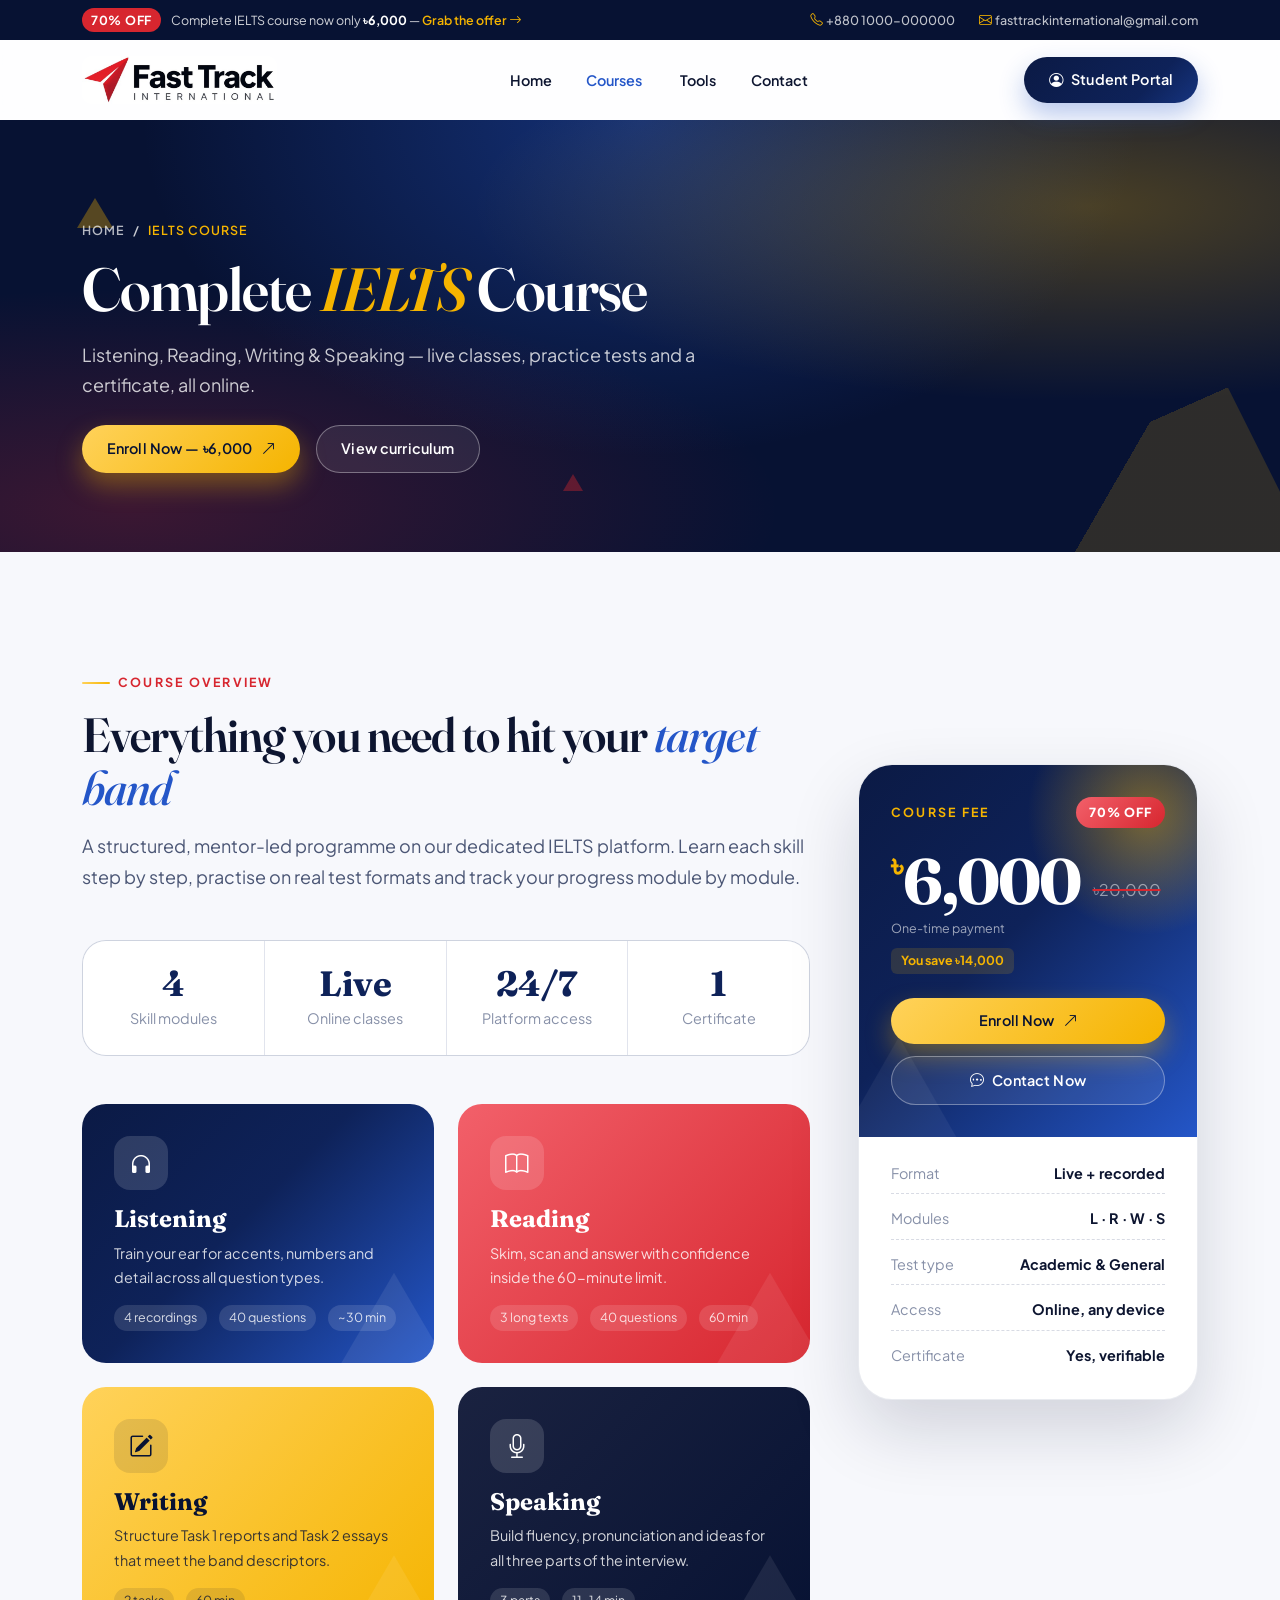
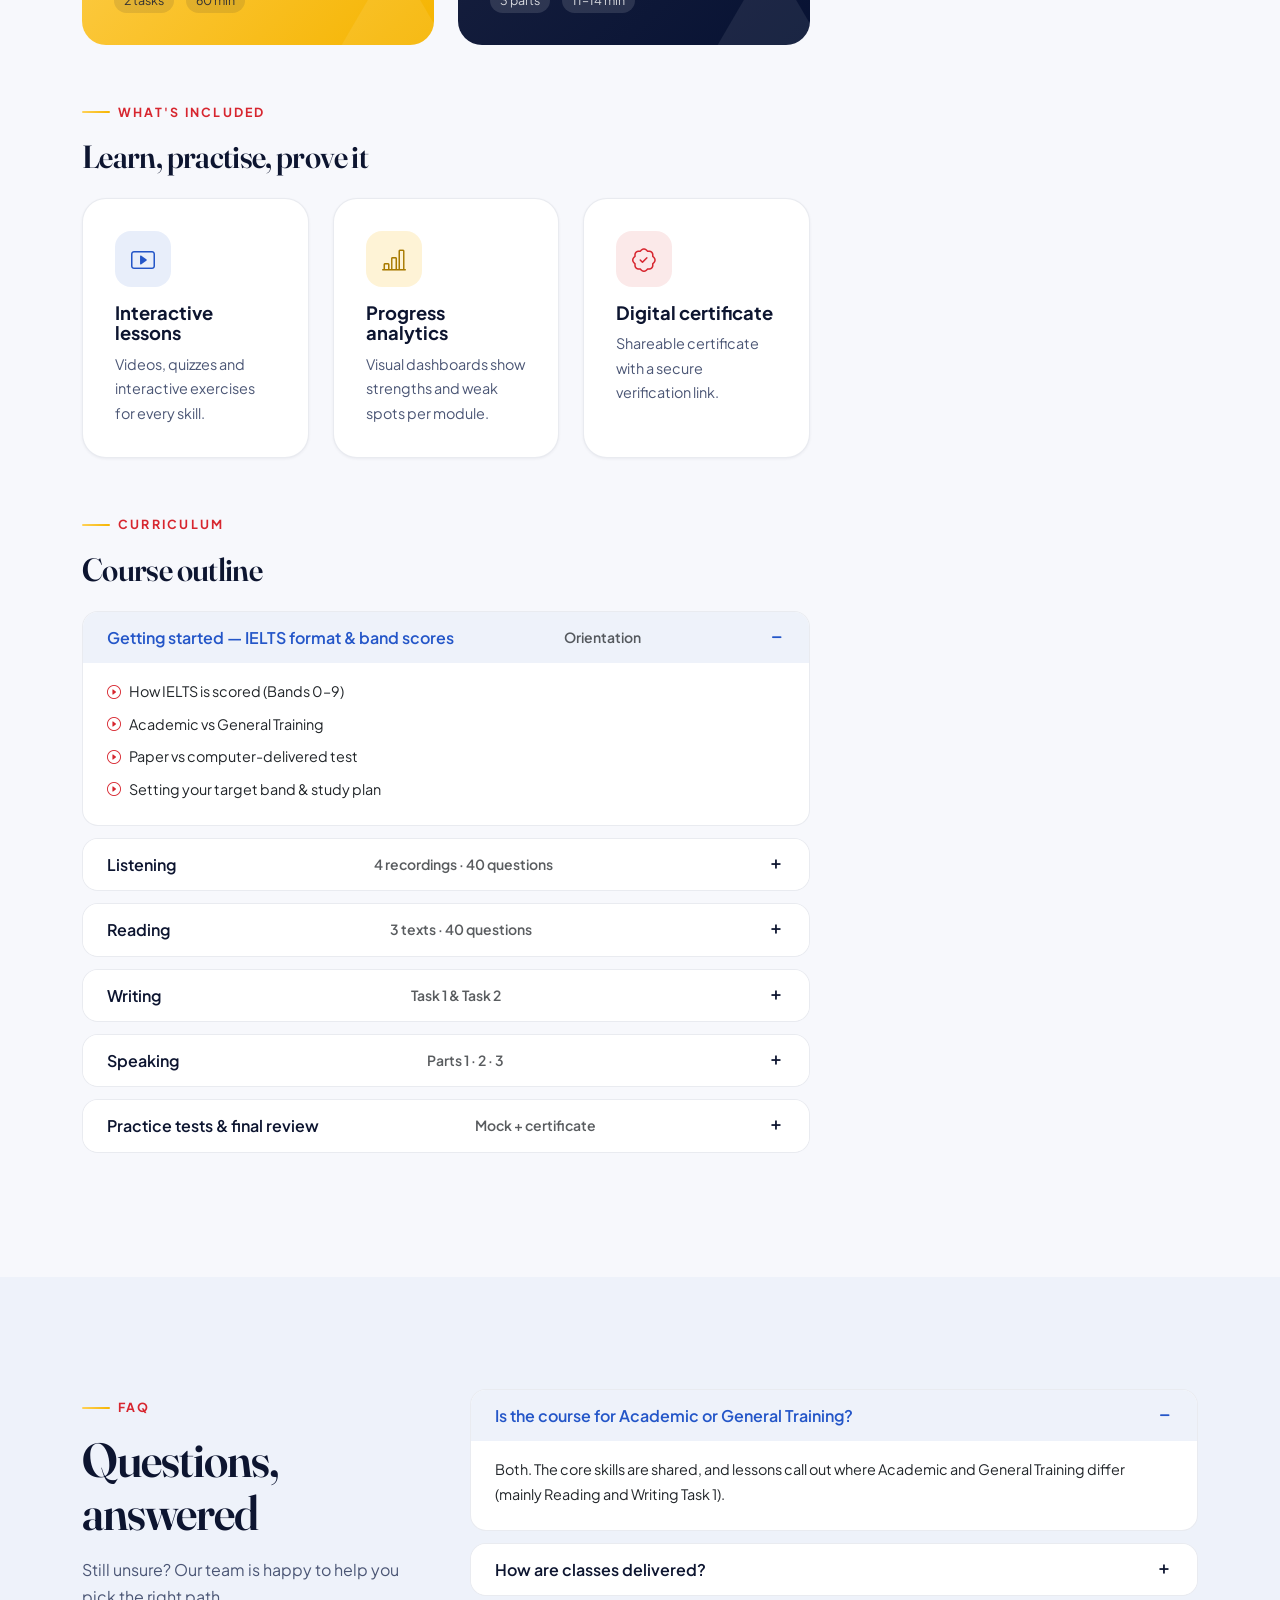
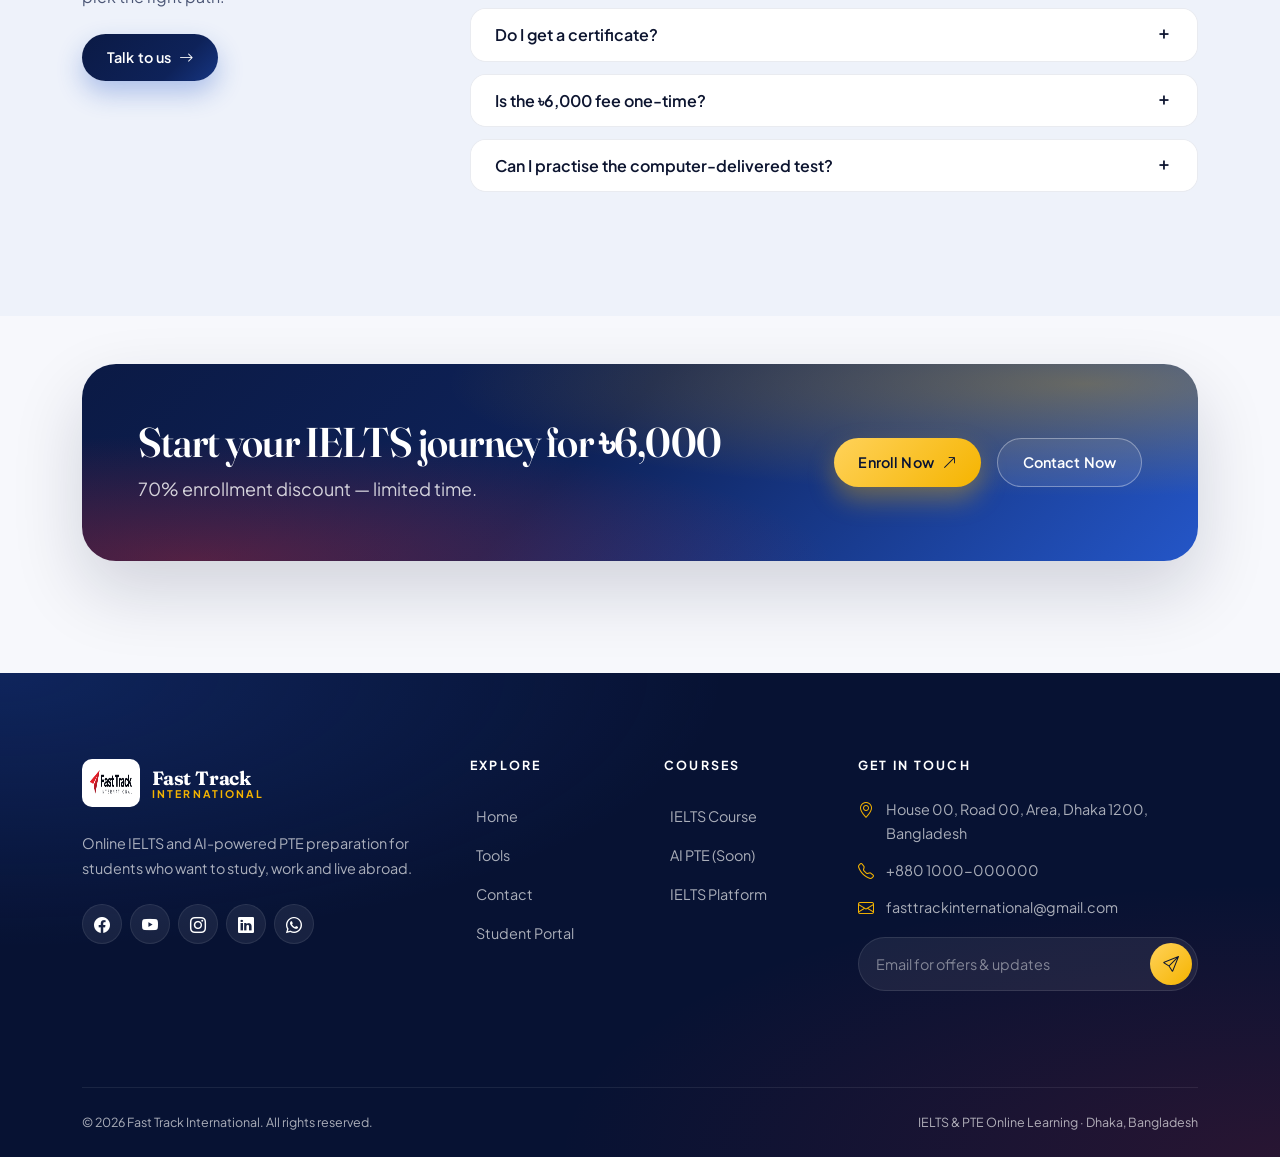
<file: ielts.html>
<!DOCTYPE html>
<html lang="en">
<head>
  <meta charset="UTF-8">
  <meta name="viewport" content="width=device-width, initial-scale=1">
  <title>IELTS Course — ৳6,000 (70% OFF) | Fast Track International</title>
  <meta name="description" content="Complete IELTS course: Listening, Reading, Writing & Speaking with live classes, practice tests and a digital certificate.">
  <meta name="theme-color" content="#0e2259">
  <meta property="og:title" content="IELTS Course — ৳6,000 (70% OFF) | Fast Track International">
  <meta property="og:description" content="Complete IELTS course: Listening, Reading, Writing & Speaking with live classes, practice tests and a digital certificate.">
  <meta property="og:image" content="images/logo.jpg">
  <link rel="icon" type="image/png" href="images/favicon.png">

  <!-- Fonts -->
  <link rel="preconnect" href="https://fonts.googleapis.com">
  <link rel="preconnect" href="https://fonts.gstatic.com" crossorigin>
  <link href="https://fonts.googleapis.com/css2?family=Fraunces:ital,opsz,wght@0,9..144,500;0,9..144,600;0,9..144,700;0,9..144,800;1,9..144,500&family=Plus+Jakarta+Sans:wght@400;500;600;700;800&display=swap" rel="stylesheet">

  <!-- Bootstrap 5.3 + Bootstrap Icons -->
  <link href="https://cdn.jsdelivr.net/npm/bootstrap@5.3.3/dist/css/bootstrap.min.css" rel="stylesheet">
  <link href="https://cdn.jsdelivr.net/npm/bootstrap-icons@1.11.3/font/bootstrap-icons.min.css" rel="stylesheet">

  <link href="css/style.css" rel="stylesheet">
  <noscript><style>.reveal{opacity:1!important;transform:none!important}</style></noscript>
</head>
<body data-page="ielts">

  <!-- ================= ANNOUNCEMENT BAR ================= -->
  <div class="topbar">
    <div class="container d-flex align-items-center justify-content-center justify-content-lg-between gap-3">
      <p class="m-0 text-center"><span class="tb-pill">70% OFF</span> Complete IELTS course now only <strong class="text-white">৳6,000</strong> — <a href="index.html#offer">Grab the offer <i class="bi bi-arrow-right"></i></a></p>
      <div class="topbar-links d-none d-lg-flex">
        <a href="tel:+8801000000000"><i class="bi bi-telephone"></i>+880 1000-000000</a>
        <a href="mailto:fasttrackinternational@gmail.com"><i class="bi bi-envelope"></i>fasttrackinternational@gmail.com</a>
      </div>
    </div>
  </div>

  <!-- ================= NAVBAR ================= -->
  <nav class="navbar navbar-expand-lg site-nav" aria-label="Main navigation">
    <div class="container">
      <a class="navbar-brand brand" href="index.html">
        <img src="images/logo.jpg" alt="Fast Track International logo">
        <!-- <span class="brand-name"><strong>Fast Track</strong><small>International</small></span> -->
      </a>

      <button class="navbar-toggler" type="button" data-bs-toggle="collapse" data-bs-target="#siteMenu" aria-controls="siteMenu" aria-expanded="false" aria-label="Toggle navigation">
        <span></span><span></span><span></span>
      </button>

      <div class="collapse navbar-collapse" id="siteMenu">
        <ul class="navbar-nav mx-auto gap-lg-1">
          <li class="nav-item"><a class="nav-link" data-nav="home" href="index.html">Home</a></li>
          <li class="nav-item dropdown">
            <a class="nav-link dropdown-toggle" data-nav="courses" href="#" role="button" data-bs-toggle="dropdown" aria-expanded="false">Courses</a>
            <div class="dropdown-menu mega">
              <a class="mega-item" href="ielts.html">
                <span class="mi-icon mi-ielts">IELTS</span>
                <span><strong>IELTS Course <span class="tag-new">70% OFF</span></strong><small>Listening, Reading, Writing &amp; Speaking with certificate</small></span>
              </a>
              <a class="mega-item" href="pte.html">
                <span class="mi-icon mi-pte">PTE</span>
                <span><strong>AI PTE Course <span class="tag-soon">SOON</span></strong><small>AI scoring, mock tests &amp; analytics</small></span>
              </a>
            </div>
          </li>
          <li class="nav-item"><a class="nav-link" data-nav="tools" href="tools.html">Tools</a></li>
          <li class="nav-item"><a class="nav-link" data-nav="contact" href="contact.html">Contact</a></li>
        </ul>
        <a href="portal.html" class="btn btn-brand nav-cta" data-nav="portal"><i class="bi bi-person-circle"></i> Student Portal</a>
      </div>
    </div>
  </nav>

  <!-- ================= PAGE HEADER ================= -->
  <header class="page-hero">
    <span class="tri-deco" style="left:6%;top:18%;border-width:0 18px 30px 18px;border-color:transparent transparent rgba(245,180,0,.6) transparent"></span>
    <span class="tri-deco" style="left:44%;bottom:14%;border-width:0 10px 17px 10px;border-color:transparent transparent rgba(215,38,47,.7) transparent;animation-delay:-3s"></span>
    <div class="container">
      <nav class="crumbs" aria-label="Breadcrumb"><a href="index.html">Home</a> / <span>IELTS Course</span></nav>
      <h1 class="reveal">Complete <em class='text-gold'>IELTS</em> Course</h1>
      <p class="reveal" data-delay="120">Listening, Reading, Writing &amp; Speaking — live classes, practice tests and a certificate, all online.</p>
      <div class="d-flex flex-wrap gap-3 mt-4 reveal" data-delay="200"><a href="https://fasttrackielts.academy/" class="btn btn-gold">Enroll Now — ৳6,000 <i class="bi bi-arrow-up-right"></i></a><a href="#curriculum-sec" class="btn btn-outline-light-ft">View curriculum</a></div>
    </div>
  </header>

  <!-- ================= OVERVIEW ================= -->
  <section class="section overflow-hidden">
    <div class="container">
      <div class="row g-4 g-lg-5">
        <div class="col-lg-8">
          <div class="reveal">
            <span class="eyebrow">Course Overview</span>
            <h2 class="section-title">Everything you need to hit your <span class="italic-accent text-blue">target band</span></h2>
            <p class="section-lead mb-5">A structured, mentor-led programme on our dedicated IELTS platform. Learn each skill step by step, practise on real test formats and track your progress module by module.</p>
          </div>

          <div class="stat-strip mb-5 reveal">
            <div><strong>4</strong><span>Skill modules</span></div>
            <div><strong>Live</strong><span>Online classes</span></div>
            <div><strong>24/7</strong><span>Platform access</span></div>
            <div><strong>1</strong><span>Certificate</span></div>
          </div>

          <!-- Modules -->
          <div class="row g-4 mb-5">
            <div class="col-sm-6 reveal"><div class="module-card mc-navy"><span class="mc-ic"><i class="bi bi-headphones"></i></span><h3>Listening</h3><p>Train your ear for accents, numbers and detail across all question types.</p><div class="mc-meta"><span>4 recordings</span><span>40 questions</span><span>~30 min</span></div></div></div>
            <div class="col-sm-6 reveal" data-delay="100"><div class="module-card mc-red"><span class="mc-ic"><i class="bi bi-book"></i></span><h3>Reading</h3><p>Skim, scan and answer with confidence inside the 60-minute limit.</p><div class="mc-meta"><span>3 long texts</span><span>40 questions</span><span>60 min</span></div></div></div>
            <div class="col-sm-6 reveal"><div class="module-card mc-gold"><span class="mc-ic"><i class="bi bi-pencil-square"></i></span><h3>Writing</h3><p>Structure Task 1 reports and Task 2 essays that meet the band descriptors.</p><div class="mc-meta"><span>2 tasks</span><span>60 min</span></div></div></div>
            <div class="col-sm-6 reveal" data-delay="100"><div class="module-card mc-ink"><span class="mc-ic"><i class="bi bi-mic"></i></span><h3>Speaking</h3><p>Build fluency, pronunciation and ideas for all three parts of the interview.</p><div class="mc-meta"><span>3 parts</span><span>11–14 min</span></div></div></div>
          </div>

          <!-- What you get -->
          <div class="reveal">
            <span class="eyebrow">What's included</span>
            <h3 class="ff-display fs-2 mb-4">Learn, practise, prove it</h3>
          </div>
          <div class="row g-4 mb-5">
            <div class="col-md-4 reveal"><div class="f-card"><span class="f-ic soft-blue"><i class="bi bi-play-btn"></i></span><h3>Interactive lessons</h3><p>Videos, quizzes and interactive exercises for every skill.</p></div></div>
            <div class="col-md-4 reveal" data-delay="100"><div class="f-card"><span class="f-ic soft-gold"><i class="bi bi-bar-chart-line"></i></span><h3>Progress analytics</h3><p>Visual dashboards show strengths and weak spots per module.</p></div></div>
            <div class="col-md-4 reveal" data-delay="200"><div class="f-card"><span class="f-ic soft-red"><i class="bi bi-patch-check"></i></span><h3>Digital certificate</h3><p>Shareable certificate with a secure verification link.</p></div></div>
          </div>

          <!-- Curriculum -->
          <div id="curriculum-sec" class="reveal">
            <span class="eyebrow">Curriculum</span>
            <h3 class="ff-display fs-2 mb-4">Course outline</h3>
          </div>
          <div class="accordion ft-accordion reveal" id="curriculum">
            <div class="accordion-item">
              <h3 class="accordion-header">
                <button class="accordion-button" type="button" data-bs-toggle="collapse" data-bs-target="#cur1" aria-expanded="true" aria-controls="cur1">
                  <span class="me-auto">Getting started — IELTS format & band scores</span><small class="text-muted me-3 d-none d-sm-inline">Orientation</small>
                </button>
              </h3>
              <div id="cur1" class="accordion-collapse collapse show" data-bs-parent="#curriculum">
                <div class="accordion-body"><ul class="acc-lessons"><li><i class="bi bi-play-circle"></i>How IELTS is scored (Bands 0–9)</li><li><i class="bi bi-play-circle"></i>Academic vs General Training</li><li><i class="bi bi-play-circle"></i>Paper vs computer-delivered test</li><li><i class="bi bi-play-circle"></i>Setting your target band & study plan</li></ul></div>
              </div>
            </div>
            <div class="accordion-item">
              <h3 class="accordion-header">
                <button class="accordion-button collapsed" type="button" data-bs-toggle="collapse" data-bs-target="#cur2" aria-expanded="false" aria-controls="cur2">
                  <span class="me-auto">Listening</span><small class="text-muted me-3 d-none d-sm-inline">4 recordings · 40 questions</small>
                </button>
              </h3>
              <div id="cur2" class="accordion-collapse collapse" data-bs-parent="#curriculum">
                <div class="accordion-body"><ul class="acc-lessons"><li><i class="bi bi-play-circle"></i>Form, note & table completion</li><li><i class="bi bi-play-circle"></i>Maps and plans</li><li><i class="bi bi-play-circle"></i>Multiple choice & matching</li><li><i class="bi bi-play-circle"></i>Spelling and number traps</li></ul></div>
              </div>
            </div>
            <div class="accordion-item">
              <h3 class="accordion-header">
                <button class="accordion-button collapsed" type="button" data-bs-toggle="collapse" data-bs-target="#cur3" aria-expanded="false" aria-controls="cur3">
                  <span class="me-auto">Reading</span><small class="text-muted me-3 d-none d-sm-inline">3 texts · 40 questions</small>
                </button>
              </h3>
              <div id="cur3" class="accordion-collapse collapse" data-bs-parent="#curriculum">
                <div class="accordion-body"><ul class="acc-lessons"><li><i class="bi bi-play-circle"></i>Skimming & scanning</li><li><i class="bi bi-play-circle"></i>True / False / Not Given</li><li><i class="bi bi-play-circle"></i>Matching headings</li><li><i class="bi bi-play-circle"></i>Time management for 60 minutes</li></ul></div>
              </div>
            </div>
            <div class="accordion-item">
              <h3 class="accordion-header">
                <button class="accordion-button collapsed" type="button" data-bs-toggle="collapse" data-bs-target="#cur4" aria-expanded="false" aria-controls="cur4">
                  <span class="me-auto">Writing</span><small class="text-muted me-3 d-none d-sm-inline">Task 1 & Task 2</small>
                </button>
              </h3>
              <div id="cur4" class="accordion-collapse collapse" data-bs-parent="#curriculum">
                <div class="accordion-body"><ul class="acc-lessons"><li><i class="bi bi-play-circle"></i>Task 1: graphs, processes, maps & letters</li><li><i class="bi bi-play-circle"></i>Task 2: essay types and structure</li><li><i class="bi bi-play-circle"></i>Coherence, vocabulary & grammar range</li><li><i class="bi bi-play-circle"></i>Model answers and self-review checklist</li></ul></div>
              </div>
            </div>
            <div class="accordion-item">
              <h3 class="accordion-header">
                <button class="accordion-button collapsed" type="button" data-bs-toggle="collapse" data-bs-target="#cur5" aria-expanded="false" aria-controls="cur5">
                  <span class="me-auto">Speaking</span><small class="text-muted me-3 d-none d-sm-inline">Parts 1 · 2 · 3</small>
                </button>
              </h3>
              <div id="cur5" class="accordion-collapse collapse" data-bs-parent="#curriculum">
                <div class="accordion-body"><ul class="acc-lessons"><li><i class="bi bi-play-circle"></i>Part 1: fluent everyday answers</li><li><i class="bi bi-play-circle"></i>Part 2: the cue-card long turn</li><li><i class="bi bi-play-circle"></i>Part 3: discussing abstract ideas</li><li><i class="bi bi-play-circle"></i>Pronunciation and fluency practice</li></ul></div>
              </div>
            </div>
            <div class="accordion-item">
              <h3 class="accordion-header">
                <button class="accordion-button collapsed" type="button" data-bs-toggle="collapse" data-bs-target="#cur6" aria-expanded="false" aria-controls="cur6">
                  <span class="me-auto">Practice tests & final review</span><small class="text-muted me-3 d-none d-sm-inline">Mock + certificate</small>
                </button>
              </h3>
              <div id="cur6" class="accordion-collapse collapse" data-bs-parent="#curriculum">
                <div class="accordion-body"><ul class="acc-lessons"><li><i class="bi bi-play-circle"></i>Computer-test familiarisation</li><li><i class="bi bi-play-circle"></i>Timed practice sets</li><li><i class="bi bi-play-circle"></i>Progress review with your mentor</li><li><i class="bi bi-play-circle"></i>Course completion & certificate</li></ul></div>
              </div>
            </div>
          </div>
        </div>

        <!-- Sidebar price card -->
        <div class="col-lg-4">
          <aside class="price-card reveal from-right">
            <div class="fee-panel">
              <div class="fp-top"><span class="fp-label">Course Fee</span><span class="fp-off">70% OFF</span></div>
              <div class="fp-price"><strong><small>৳</small>6,000</strong><del>৳20,000</del></div>
              <span class="fp-note">One-time payment</span><br><span class="fp-save">You save ৳14,000</span>
              <div class="fp-actions mt-4">
                <a href="https://fasttrackielts.academy/" class="btn btn-gold w-100">Enroll Now <i class="bi bi-arrow-up-right"></i></a>
                <a href="contact.html" class="btn btn-outline-light-ft w-100"><i class="bi bi-chat-dots"></i> Contact Now</a>
              </div>
            </div>
            <div class="pc-facts">
              <div><span>Format</span><strong>Live + recorded</strong></div>
              <div><span>Modules</span><strong>L · R · W · S</strong></div>
              <div><span>Test type</span><strong>Academic &amp; General</strong></div>
              <div><span>Access</span><strong>Online, any device</strong></div>
              <div><span>Certificate</span><strong>Yes, verifiable</strong></div>
            </div>
          </aside>
        </div>
      </div>
    </div>
  </section>

  <!-- ================= FAQ ================= -->
  <section class="section bg-paper-2">
    <div class="container">
      <div class="row g-4 g-lg-5">
        <div class="col-lg-4 reveal">
          <span class="eyebrow">FAQ</span>
          <h2 class="section-title">Questions, answered</h2>
          <p>Still unsure? Our team is happy to help you pick the right path.</p>
          <a href="contact.html" class="btn btn-brand mt-2">Talk to us <i class="bi bi-arrow-right"></i></a>
        </div>
        <div class="col-lg-8">
          <div class="accordion ft-accordion reveal" id="faqs">
            <div class="accordion-item">
              <h3 class="accordion-header">
                <button class="accordion-button" type="button" data-bs-toggle="collapse" data-bs-target="#faq1" aria-expanded="true" aria-controls="faq1">Is the course for Academic or General Training?</button>
              </h3>
              <div id="faq1" class="accordion-collapse collapse show" data-bs-parent="#faqs">
                <div class="accordion-body">Both. The core skills are shared, and lessons call out where Academic and General Training differ (mainly Reading and Writing Task 1).</div>
              </div>
            </div>
            <div class="accordion-item">
              <h3 class="accordion-header">
                <button class="accordion-button collapsed" type="button" data-bs-toggle="collapse" data-bs-target="#faq2" aria-expanded="false" aria-controls="faq2">How are classes delivered?</button>
              </h3>
              <div id="faq2" class="accordion-collapse collapse" data-bs-parent="#faqs">
                <div class="accordion-body">Through our online platform at fasttrackielts.academy — live classes plus recorded lessons, quizzes and exercises you can access any time.</div>
              </div>
            </div>
            <div class="accordion-item">
              <h3 class="accordion-header">
                <button class="accordion-button collapsed" type="button" data-bs-toggle="collapse" data-bs-target="#faq3" aria-expanded="false" aria-controls="faq3">Do I get a certificate?</button>
              </h3>
              <div id="faq3" class="accordion-collapse collapse" data-bs-parent="#faqs">
                <div class="accordion-body">Yes. When you complete the course you receive a digital certificate with a secure verification link you can share.</div>
              </div>
            </div>
            <div class="accordion-item">
              <h3 class="accordion-header">
                <button class="accordion-button collapsed" type="button" data-bs-toggle="collapse" data-bs-target="#faq4" aria-expanded="false" aria-controls="faq4">Is the ৳6,000 fee one-time?</button>
              </h3>
              <div id="faq4" class="accordion-collapse collapse" data-bs-parent="#faqs">
                <div class="accordion-body">Yes — ৳6,000 is the full course fee after the 70% enrollment discount (regular price ৳20,000). There are no monthly charges.</div>
              </div>
            </div>
            <div class="accordion-item">
              <h3 class="accordion-header">
                <button class="accordion-button collapsed" type="button" data-bs-toggle="collapse" data-bs-target="#faq5" aria-expanded="false" aria-controls="faq5">Can I practise the computer-delivered test?</button>
              </h3>
              <div id="faq5" class="accordion-collapse collapse" data-bs-parent="#faqs">
                <div class="accordion-body">Yes. The platform includes IELTS on Computer familiarisation tests for Listening, Reading and Writing so the real test screens feel familiar.</div>
              </div>
            </div>
          </div>
        </div>
      </div>
    </div>
  </section>
<div class='pt-5'></div>
  <section class="section pt-0">
    <div class="container">
      <div class="cta-band reveal zoom">
        <div class="row align-items-center g-4">
          <div class="col-lg-8 text-center text-lg-start">
            <h2>Start your IELTS journey for ৳6,000</h2>
            <p>70% enrollment discount — limited time.</p>
          </div>
          <div class="col-lg-4 d-flex flex-wrap gap-3 justify-content-center justify-content-lg-end">
            <a href="https://fasttrackielts.academy/" class="btn btn-gold">Enroll Now <i class="bi bi-arrow-up-right"></i></a><a href="contact.html" class="btn btn-outline-light-ft">Contact Now</a>
          </div>
        </div>
      </div>
    </div>
  </section>

  <!-- ================= FOOTER (dark) ================= -->
  <footer class="site-footer">
    <!-- <span class="footer-word" aria-hidden="true">Fast Track</span> -->
    <div class="container">
      <div class="row g-4 g-lg-5">
        <div class="col-lg-4">
          <a href="index.html" class="brand">
            <img src="images/logo-sm.jpg" alt="Fast Track International logo" width="58" height="51" loading="lazy">
            <span class="brand-name"><strong>Fast Track</strong><small>International</small></span>
          </a>
          <p class="f-about">Online IELTS and AI-powered PTE preparation for students who want to study, work and live abroad.</p>
          <div class="socials">
            <a href="#" aria-label="Facebook"><i class="bi bi-facebook"></i></a>
            <a href="#" aria-label="YouTube"><i class="bi bi-youtube"></i></a>
            <a href="#" aria-label="Instagram"><i class="bi bi-instagram"></i></a>
            <a href="#" aria-label="LinkedIn"><i class="bi bi-linkedin"></i></a>
            <a href="https://wa.me/8801000000000" aria-label="WhatsApp"><i class="bi bi-whatsapp"></i></a>
          </div>
        </div>
        <div class="col-6 col-lg-2">
          <h5>Explore</h5>
          <ul class="f-links">
            <li><a href="index.html">Home</a></li>
            <li><a href="tools.html">Tools</a></li>
            <li><a href="contact.html">Contact</a></li>
            <li><a href="portal.html">Student Portal</a></li>
          </ul>
        </div>
        <div class="col-6 col-lg-2">
          <h5>Courses</h5>
          <ul class="f-links">
            <li><a href="ielts.html">IELTS Course</a></li>
            <li><a href="pte.html">AI PTE (Soon)</a></li>
            <li><a href="https://fasttrackielts.academy/">IELTS Platform</a></li>
          </ul>
        </div>
        <div class="col-lg-4">
          <h5>Get in touch</h5>
          <!-- TODO: replace placeholder contact details -->
          <ul class="f-contact">
            <li><i class="bi bi-geo-alt"></i><span>House 00, Road 00, Area, Dhaka 1200, Bangladesh</span></li>
            <li><i class="bi bi-telephone"></i><a href="tel:+8801000000000">+880 1000-000000</a></li>
            <li><i class="bi bi-envelope"></i><a href="mailto:fasttrackinternational@gmail.com">fasttrackinternational@gmail.com</a></li>
          </ul>
          <form class="f-news js-validate" data-success="Subscribed — thanks!">
            <label for="fNews" class="visually-hidden">Email for updates</label>
            <input id="fNews" type="email" placeholder="Email for offers &amp; updates" required>
            <button type="submit" aria-label="Subscribe"><i class="bi bi-send"></i></button>
            <span class="form-msg"></span>
          </form>
        </div>
      </div>

      <div class="f-bottom">
        <span>&copy; <span class="js-year">2026</span> Fast Track International. All rights reserved.</span>
        <span>IELTS &amp; PTE Online Learning · Dhaka, Bangladesh</span>
      </div>
    </div>
  </footer>

  <button type="button" id="toTop" class="to-top" aria-label="Back to top"><i class="bi bi-arrow-up"></i></button>

  <!-- Scripts -->
  <script src="https://cdn.jsdelivr.net/npm/jquery@3.7.1/dist/jquery.min.js"></script>
  <script src="https://cdn.jsdelivr.net/npm/bootstrap@5.3.3/dist/js/bootstrap.bundle.min.js"></script>
  <script src="js/main.js"></script>
</body>
</html>
</file>
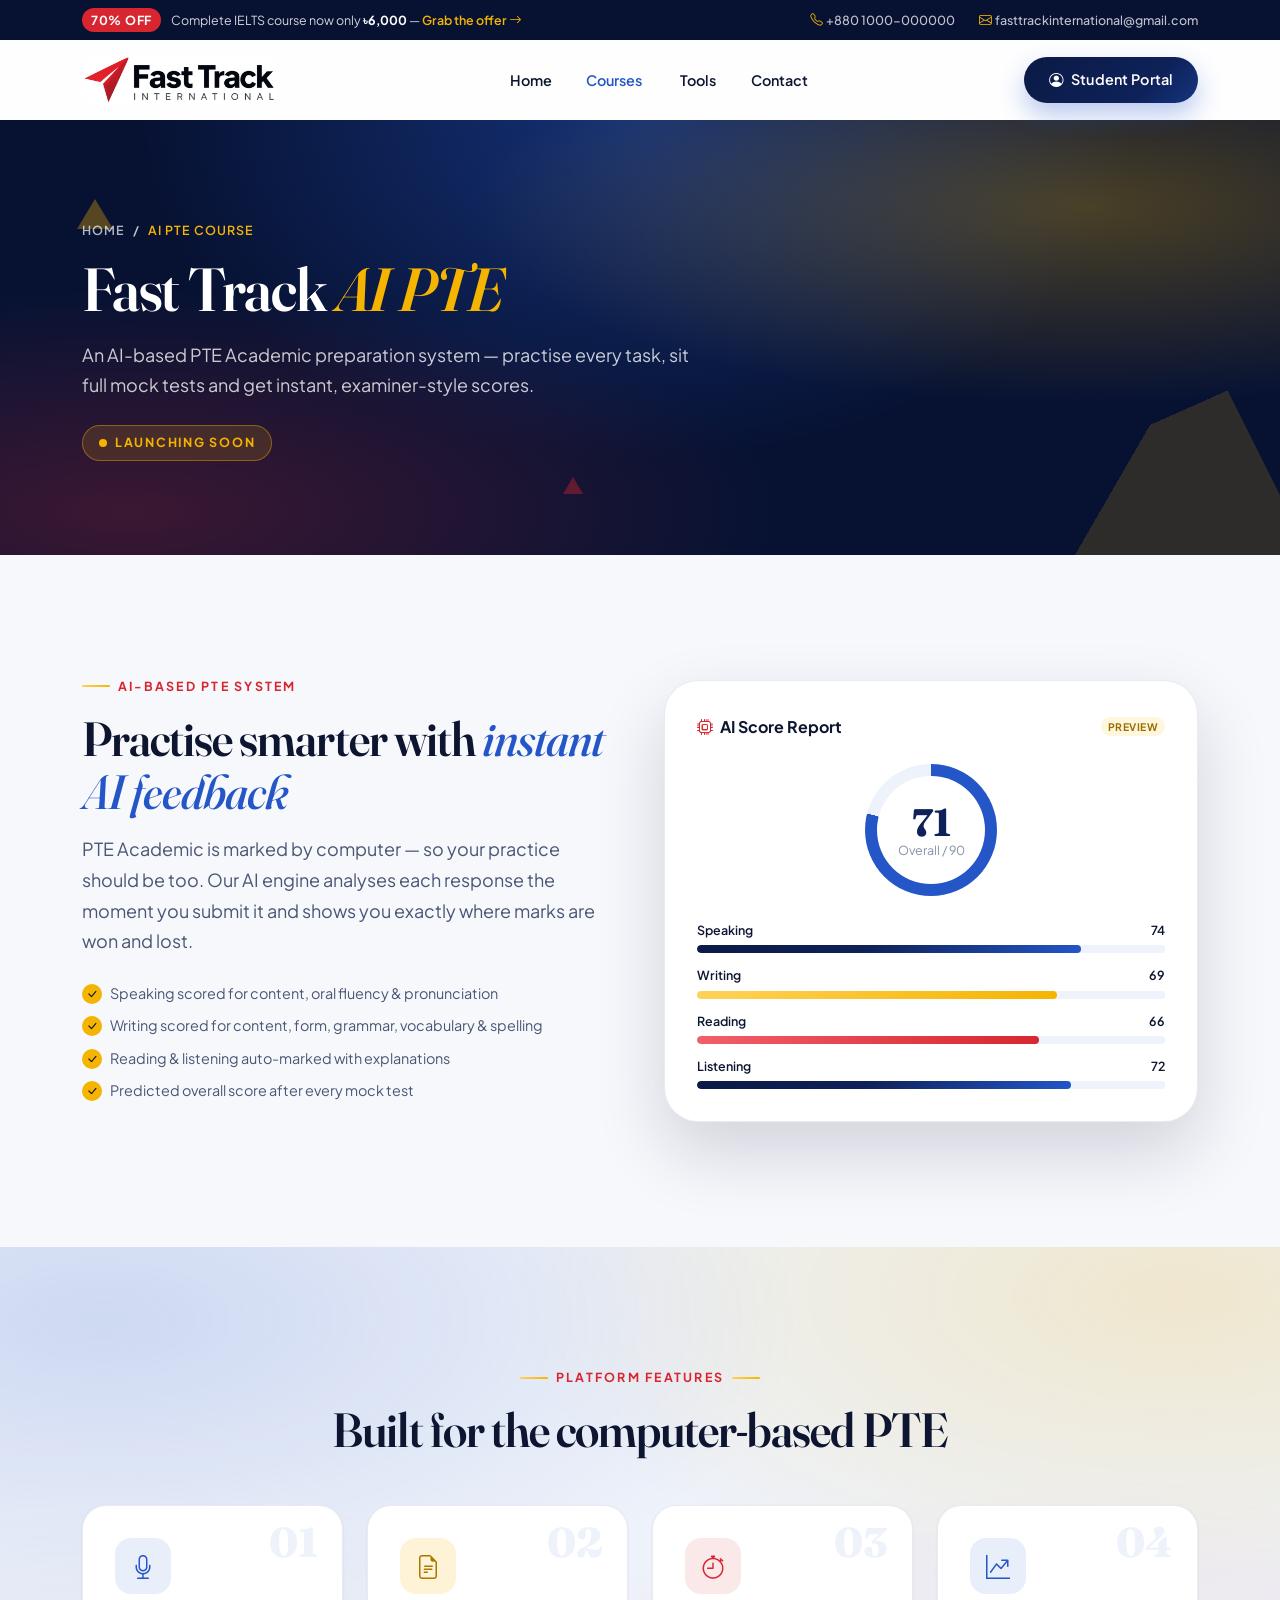
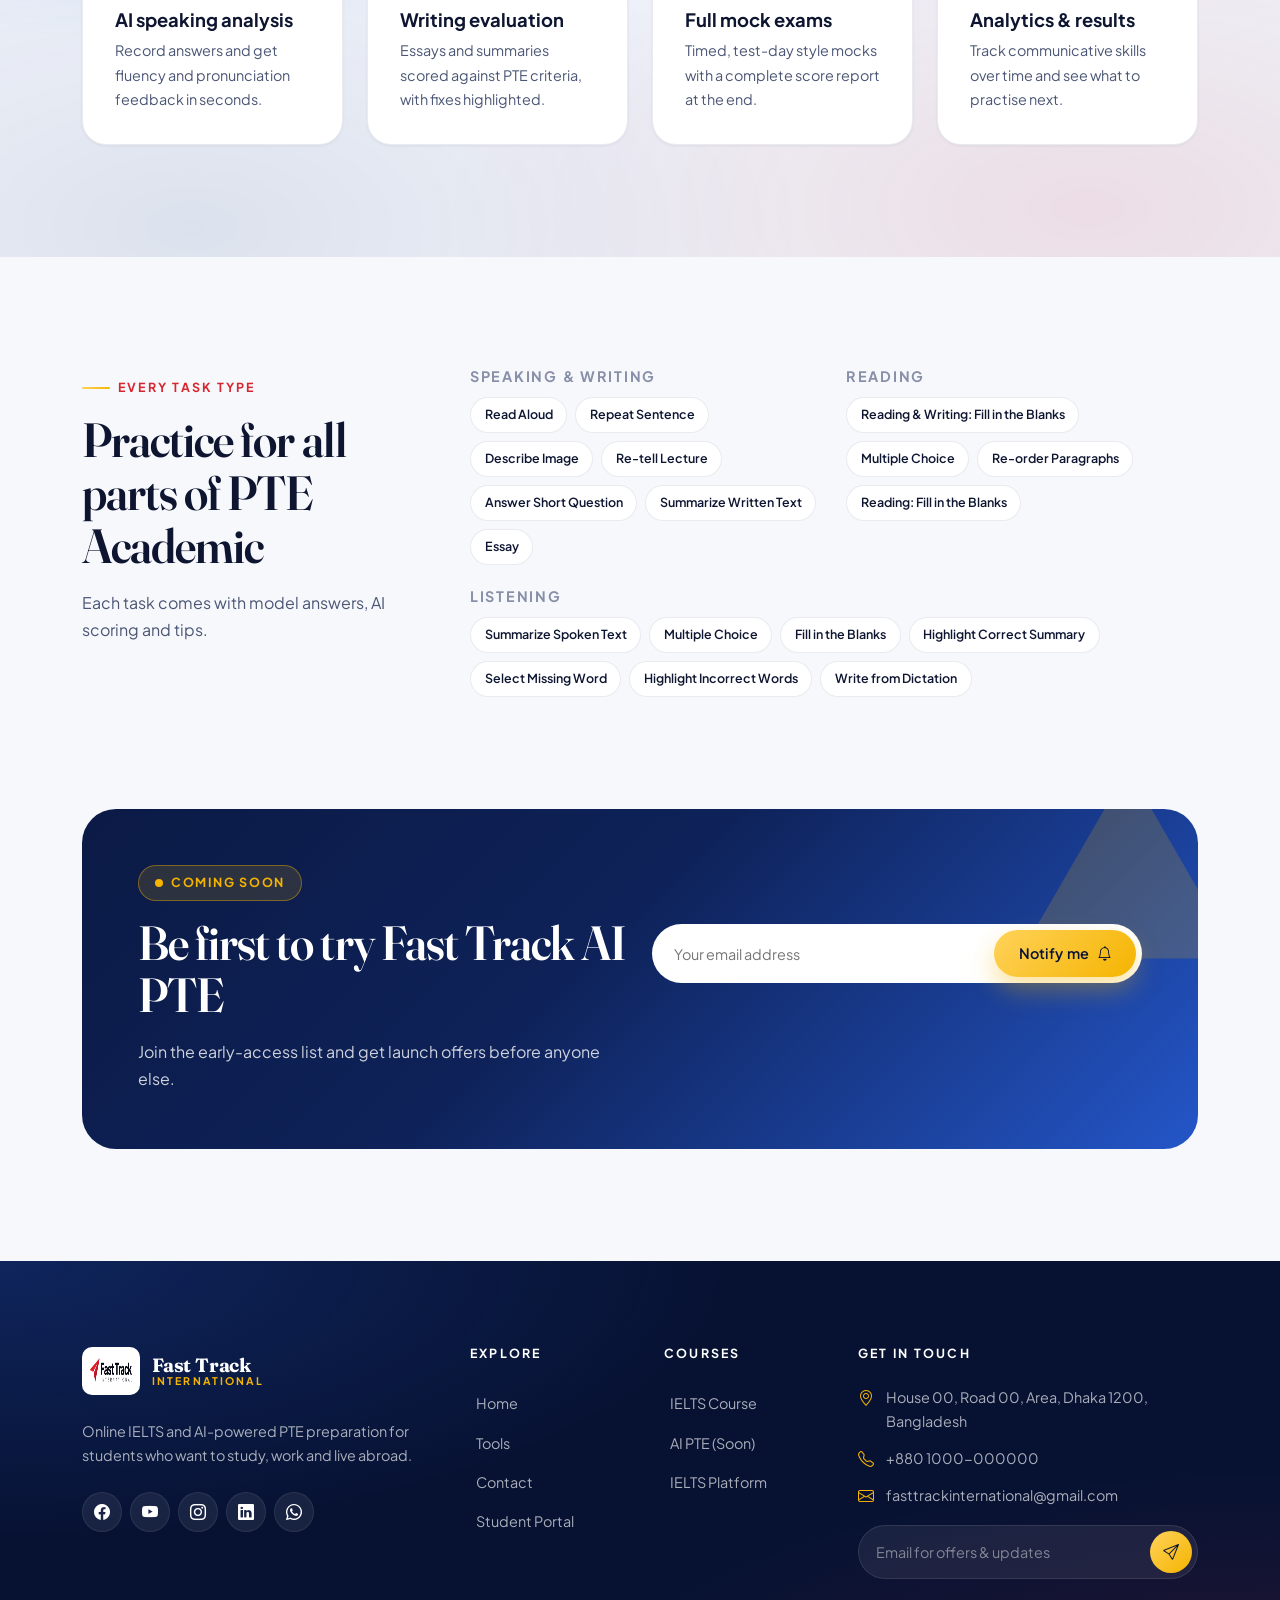
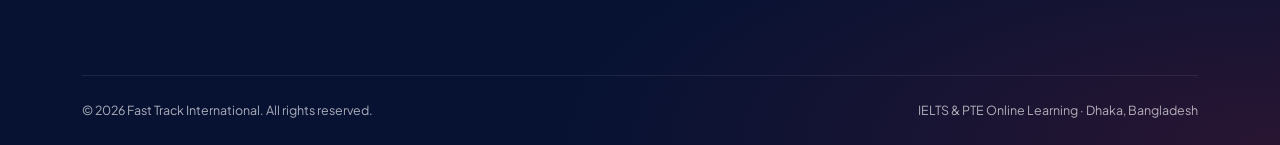
<file: pte.html>
<!DOCTYPE html>
<html lang="en">
<head>
  <meta charset="UTF-8">
  <meta name="viewport" content="width=device-width, initial-scale=1">
  <title>AI PTE Course (Coming Soon) | Fast Track International</title>
  <meta name="description" content="Fast Track AI PTE — AI-based PTE Academic practice with instant scoring, mock tests and analytics. Join the early-access list.">
  <meta name="theme-color" content="#0e2259">
  <meta property="og:title" content="AI PTE Course (Coming Soon) | Fast Track International">
  <meta property="og:description" content="Fast Track AI PTE — AI-based PTE Academic practice with instant scoring, mock tests and analytics. Join the early-access list.">
  <meta property="og:image" content="images/logo.jpg">
  <link rel="icon" type="image/png" href="images/favicon.png">

  <!-- Fonts -->
  <link rel="preconnect" href="https://fonts.googleapis.com">
  <link rel="preconnect" href="https://fonts.gstatic.com" crossorigin>
  <link href="https://fonts.googleapis.com/css2?family=Fraunces:ital,opsz,wght@0,9..144,500;0,9..144,600;0,9..144,700;0,9..144,800;1,9..144,500&family=Plus+Jakarta+Sans:wght@400;500;600;700;800&display=swap" rel="stylesheet">

  <!-- Bootstrap 5.3 + Bootstrap Icons -->
  <link href="https://cdn.jsdelivr.net/npm/bootstrap@5.3.3/dist/css/bootstrap.min.css" rel="stylesheet">
  <link href="https://cdn.jsdelivr.net/npm/bootstrap-icons@1.11.3/font/bootstrap-icons.min.css" rel="stylesheet">

  <link href="css/style.css" rel="stylesheet">
  <noscript><style>.reveal{opacity:1!important;transform:none!important}</style></noscript>
</head>
<body data-page="pte">

  <!-- ================= ANNOUNCEMENT BAR ================= -->
  <div class="topbar">
    <div class="container d-flex align-items-center justify-content-center justify-content-lg-between gap-3">
      <p class="m-0 text-center"><span class="tb-pill">70% OFF</span> Complete IELTS course now only <strong class="text-white">৳6,000</strong> — <a href="index.html#offer">Grab the offer <i class="bi bi-arrow-right"></i></a></p>
      <div class="topbar-links d-none d-lg-flex">
        <a href="tel:+8801000000000"><i class="bi bi-telephone"></i>+880 1000-000000</a>
        <a href="mailto:fasttrackinternational@gmail.com"><i class="bi bi-envelope"></i>fasttrackinternational@gmail.com</a>
      </div>
    </div>
  </div>

  <!-- ================= NAVBAR ================= -->
  <nav class="navbar navbar-expand-lg site-nav" aria-label="Main navigation">
    <div class="container">
      <a class="navbar-brand brand" href="index.html">
        <img src="images/logo.jpg" alt="Fast Track International logo">
        <!-- <span class="brand-name"><strong>Fast Track</strong><small>International</small></span> -->
      </a>

      <button class="navbar-toggler" type="button" data-bs-toggle="collapse" data-bs-target="#siteMenu" aria-controls="siteMenu" aria-expanded="false" aria-label="Toggle navigation">
        <span></span><span></span><span></span>
      </button>

      <div class="collapse navbar-collapse" id="siteMenu">
        <ul class="navbar-nav mx-auto gap-lg-1">
          <li class="nav-item"><a class="nav-link" data-nav="home" href="index.html">Home</a></li>
          <li class="nav-item dropdown">
            <a class="nav-link dropdown-toggle" data-nav="courses" href="#" role="button" data-bs-toggle="dropdown" aria-expanded="false">Courses</a>
            <div class="dropdown-menu mega">
              <a class="mega-item" href="ielts.html">
                <span class="mi-icon mi-ielts">IELTS</span>
                <span><strong>IELTS Course <span class="tag-new">70% OFF</span></strong><small>Listening, Reading, Writing &amp; Speaking with certificate</small></span>
              </a>
              <a class="mega-item" href="pte.html">
                <span class="mi-icon mi-pte">PTE</span>
                <span><strong>AI PTE Course <span class="tag-soon">SOON</span></strong><small>AI scoring, mock tests &amp; analytics</small></span>
              </a>
            </div>
          </li>
          <li class="nav-item"><a class="nav-link" data-nav="tools" href="tools.html">Tools</a></li>
          <li class="nav-item"><a class="nav-link" data-nav="contact" href="contact.html">Contact</a></li>
        </ul>
        <a href="portal.html" class="btn btn-brand nav-cta" data-nav="portal"><i class="bi bi-person-circle"></i> Student Portal</a>
      </div>
    </div>
  </nav>

  <!-- ================= PAGE HEADER ================= -->
  <header class="page-hero">
    <span class="tri-deco" style="left:6%;top:18%;border-width:0 18px 30px 18px;border-color:transparent transparent rgba(245,180,0,.6) transparent"></span>
    <span class="tri-deco" style="left:44%;bottom:14%;border-width:0 10px 17px 10px;border-color:transparent transparent rgba(215,38,47,.7) transparent;animation-delay:-3s"></span>
    <div class="container">
      <nav class="crumbs" aria-label="Breadcrumb"><a href="index.html">Home</a> / <span>AI PTE Course</span></nav>
      <h1 class="reveal">Fast Track <em class='text-gold'>AI PTE</em></h1>
      <p class="reveal" data-delay="120">An AI-based PTE Academic preparation system — practise every task, sit full mock tests and get instant, examiner-style scores.</p>
      <div class="mt-4 reveal" data-delay="200"><span class="soon-pill"><span class="dot"></span>Launching soon</span></div>
    </div>
  </header>

  <!-- ================= AI SYSTEM ================= -->
  <section class="section overflow-hidden">
    <div class="container">
      <div class="row align-items-center g-4 g-lg-5">
        <div class="col-lg-6 reveal from-left">
          <span class="eyebrow">AI-Based PTE System</span>
          <h2 class="section-title">Practise smarter with <span class="italic-accent text-blue">instant AI feedback</span></h2>
          <p class="section-lead mb-4">PTE Academic is marked by computer — so your practice should be too. Our AI engine analyses each response the moment you submit it and shows you exactly where marks are won and lost.</p>
          <ul class="check-list">
            <li><i class="bi bi-check-lg"></i>Speaking scored for content, oral fluency &amp; pronunciation</li>
            <li><i class="bi bi-check-lg"></i>Writing scored for content, form, grammar, vocabulary &amp; spelling</li>
            <li><i class="bi bi-check-lg"></i>Reading &amp; listening auto-marked with explanations</li>
            <li><i class="bi bi-check-lg"></i>Predicted overall score after every mock test</li>
          </ul>
        </div>
        <div class="col-lg-6 reveal from-right">
          <div class="ai-score">
            <div class="as-head"><strong><i class="bi bi-cpu text-red me-1"></i> AI Score Report</strong><span class="tag-soon">PREVIEW</span></div>
            <div class="as-overall" style="--p:79%"><span><b>71</b><small>Overall / 90</small></span></div>
            <div class="bar-row"><div class="br-top"><span>Speaking</span><span>74</span></div><div class="br-track"><div class="br-fill br-blue" style="--w:82%"></div></div></div>
            <div class="bar-row"><div class="br-top"><span>Writing</span><span>69</span></div><div class="br-track"><div class="br-fill br-gold" style="--w:77%"></div></div></div>
            <div class="bar-row"><div class="br-top"><span>Reading</span><span>66</span></div><div class="br-track"><div class="br-fill br-red" style="--w:73%"></div></div></div>
            <div class="bar-row mb-0"><div class="br-top"><span>Listening</span><span>72</span></div><div class="br-track"><div class="br-fill br-blue" style="--w:80%"></div></div></div>
          </div>
        </div>
      </div>
    </div>
  </section>

  <!-- ================= FEATURES ================= -->
  <section class="section mesh-soft">
    <div class="container">
      <div class="section-head center reveal">
        <span class="eyebrow center">Platform Features</span>
        <h2 class="section-title">Built for the computer-based PTE</h2>
      </div>
      <div class="row g-4">
        <div class="col-sm-6 col-lg-3 reveal"><div class="f-card"><span class="f-num">01</span><span class="f-ic soft-blue"><i class="bi bi-mic"></i></span><h3>AI speaking analysis</h3><p>Record answers and get fluency and pronunciation feedback in seconds.</p></div></div>
        <div class="col-sm-6 col-lg-3 reveal" data-delay="100"><div class="f-card"><span class="f-num">02</span><span class="f-ic soft-gold"><i class="bi bi-file-earmark-text"></i></span><h3>Writing evaluation</h3><p>Essays and summaries scored against PTE criteria, with fixes highlighted.</p></div></div>
        <div class="col-sm-6 col-lg-3 reveal" data-delay="200"><div class="f-card"><span class="f-num">03</span><span class="f-ic soft-red"><i class="bi bi-stopwatch"></i></span><h3>Full mock exams</h3><p>Timed, test-day style mocks with a complete score report at the end.</p></div></div>
        <div class="col-sm-6 col-lg-3 reveal" data-delay="300"><div class="f-card"><span class="f-num">04</span><span class="f-ic soft-blue"><i class="bi bi-graph-up-arrow"></i></span><h3>Analytics &amp; results</h3><p>Track communicative skills over time and see what to practise next.</p></div></div>
      </div>
    </div>
  </section>

  <!-- ================= TASK TYPES ================= -->
  <section class="section">
    <div class="container">
      <div class="row g-4 g-lg-5">
        <div class="col-lg-4 reveal">
          <span class="eyebrow">Every Task Type</span>
          <h2 class="section-title">Practice for all parts of PTE Academic</h2>
          <p>Each task comes with model answers, AI scoring and tips.</p>
        </div>
        <div class="col-lg-8">
          <div class="row g-4">
            <div class="col-md-6 task-group reveal"><h4>Speaking &amp; Writing</h4><div class="task-chips"><span>Read Aloud</span><span>Repeat Sentence</span><span>Describe Image</span><span>Re-tell Lecture</span><span>Answer Short Question</span><span>Summarize Written Text</span><span>Essay</span></div></div>
            <div class="col-md-6 task-group reveal" data-delay="100"><h4>Reading</h4><div class="task-chips"><span>Reading &amp; Writing: Fill in the Blanks</span><span>Multiple Choice</span><span>Re-order Paragraphs</span><span>Reading: Fill in the Blanks</span></div></div>
            <div class="col-md-12 task-group reveal" data-delay="150"><h4>Listening</h4><div class="task-chips"><span>Summarize Spoken Text</span><span>Multiple Choice</span><span>Fill in the Blanks</span><span>Highlight Correct Summary</span><span>Select Missing Word</span><span>Highlight Incorrect Words</span><span>Write from Dictation</span></div></div>
          </div>
        </div>
      </div>
    </div>
  </section>

  <!-- ================= WAITLIST ================= -->
  <section class="section pt-0">
    <div class="container">
      <div class="waitlist reveal zoom">
        <div class="row align-items-center g-4">
          <div class="col-lg-6">
            <span class="soon-pill"><span class="dot"></span>Coming soon</span>
            <h2 class="section-title">Be first to try Fast Track AI PTE</h2>
            <p class="m-0">Join the early-access list and get launch offers before anyone else.</p>
          </div>
          <div class="col-lg-6">
            <form class="js-validate" data-success="You're on the list — we'll email you at launch.">
              <div class="inline-form ms-lg-auto">
                <label for="wlEmail" class="visually-hidden">Email address</label>
                <input id="wlEmail" type="email" placeholder="Your email address" required>
                <button type="submit" class="btn btn-gold">Notify me <i class="bi bi-bell"></i></button>
              </div>
              <p class="form-msg text-lg-end"></p>
            </form>
          </div>
        </div>
      </div>
    </div>
  </section>

  <!-- ================= FOOTER (dark) ================= -->
  <footer class="site-footer">
    <!-- <span class="footer-word" aria-hidden="true">Fast Track</span> -->
    <div class="container">
      <div class="row g-4 g-lg-5">
        <div class="col-lg-4">
          <a href="index.html" class="brand">
            <img src="images/logo-sm.jpg" alt="Fast Track International logo" width="58" height="51" loading="lazy">
            <span class="brand-name"><strong>Fast Track</strong><small>International</small></span>
          </a>
          <p class="f-about">Online IELTS and AI-powered PTE preparation for students who want to study, work and live abroad.</p>
          <div class="socials">
            <a href="#" aria-label="Facebook"><i class="bi bi-facebook"></i></a>
            <a href="#" aria-label="YouTube"><i class="bi bi-youtube"></i></a>
            <a href="#" aria-label="Instagram"><i class="bi bi-instagram"></i></a>
            <a href="#" aria-label="LinkedIn"><i class="bi bi-linkedin"></i></a>
            <a href="https://wa.me/8801000000000" aria-label="WhatsApp"><i class="bi bi-whatsapp"></i></a>
          </div>
        </div>
        <div class="col-6 col-lg-2">
          <h5>Explore</h5>
          <ul class="f-links">
            <li><a href="index.html">Home</a></li>
            <li><a href="tools.html">Tools</a></li>
            <li><a href="contact.html">Contact</a></li>
            <li><a href="portal.html">Student Portal</a></li>
          </ul>
        </div>
        <div class="col-6 col-lg-2">
          <h5>Courses</h5>
          <ul class="f-links">
            <li><a href="ielts.html">IELTS Course</a></li>
            <li><a href="pte.html">AI PTE (Soon)</a></li>
            <li><a href="https://fasttrackielts.academy/">IELTS Platform</a></li>
          </ul>
        </div>
        <div class="col-lg-4">
          <h5>Get in touch</h5>
          <!-- TODO: replace placeholder contact details -->
          <ul class="f-contact">
            <li><i class="bi bi-geo-alt"></i><span>House 00, Road 00, Area, Dhaka 1200, Bangladesh</span></li>
            <li><i class="bi bi-telephone"></i><a href="tel:+8801000000000">+880 1000-000000</a></li>
            <li><i class="bi bi-envelope"></i><a href="mailto:fasttrackinternational@gmail.com">fasttrackinternational@gmail.com</a></li>
          </ul>
          <form class="f-news js-validate" data-success="Subscribed — thanks!">
            <label for="fNews" class="visually-hidden">Email for updates</label>
            <input id="fNews" type="email" placeholder="Email for offers &amp; updates" required>
            <button type="submit" aria-label="Subscribe"><i class="bi bi-send"></i></button>
            <span class="form-msg"></span>
          </form>
        </div>
      </div>

      <div class="f-bottom">
        <span>&copy; <span class="js-year">2026</span> Fast Track International. All rights reserved.</span>
        <span>IELTS &amp; PTE Online Learning · Dhaka, Bangladesh</span>
      </div>
    </div>
  </footer>

  <button type="button" id="toTop" class="to-top" aria-label="Back to top"><i class="bi bi-arrow-up"></i></button>

  <!-- Scripts -->
  <script src="https://cdn.jsdelivr.net/npm/jquery@3.7.1/dist/jquery.min.js"></script>
  <script src="https://cdn.jsdelivr.net/npm/bootstrap@5.3.3/dist/js/bootstrap.bundle.min.js"></script>
  <script src="js/main.js"></script>
</body>
</html>
</file>
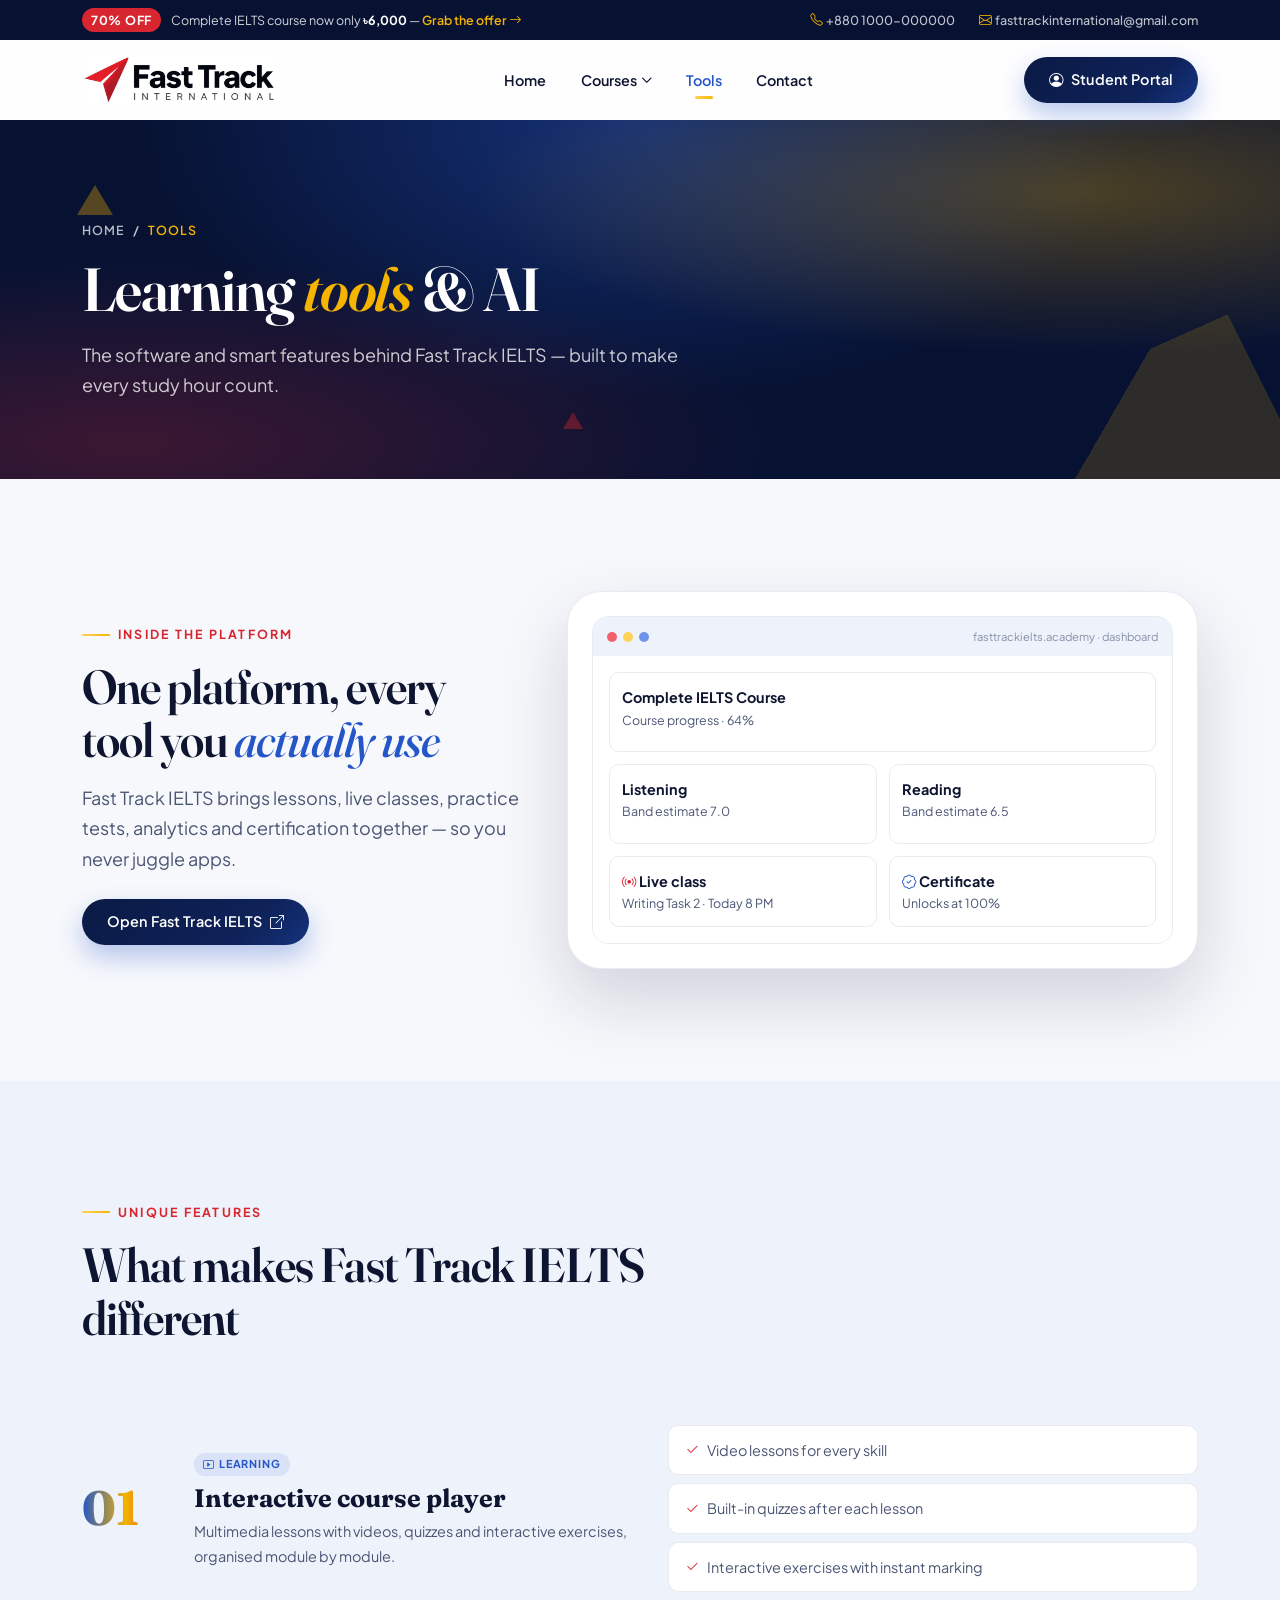
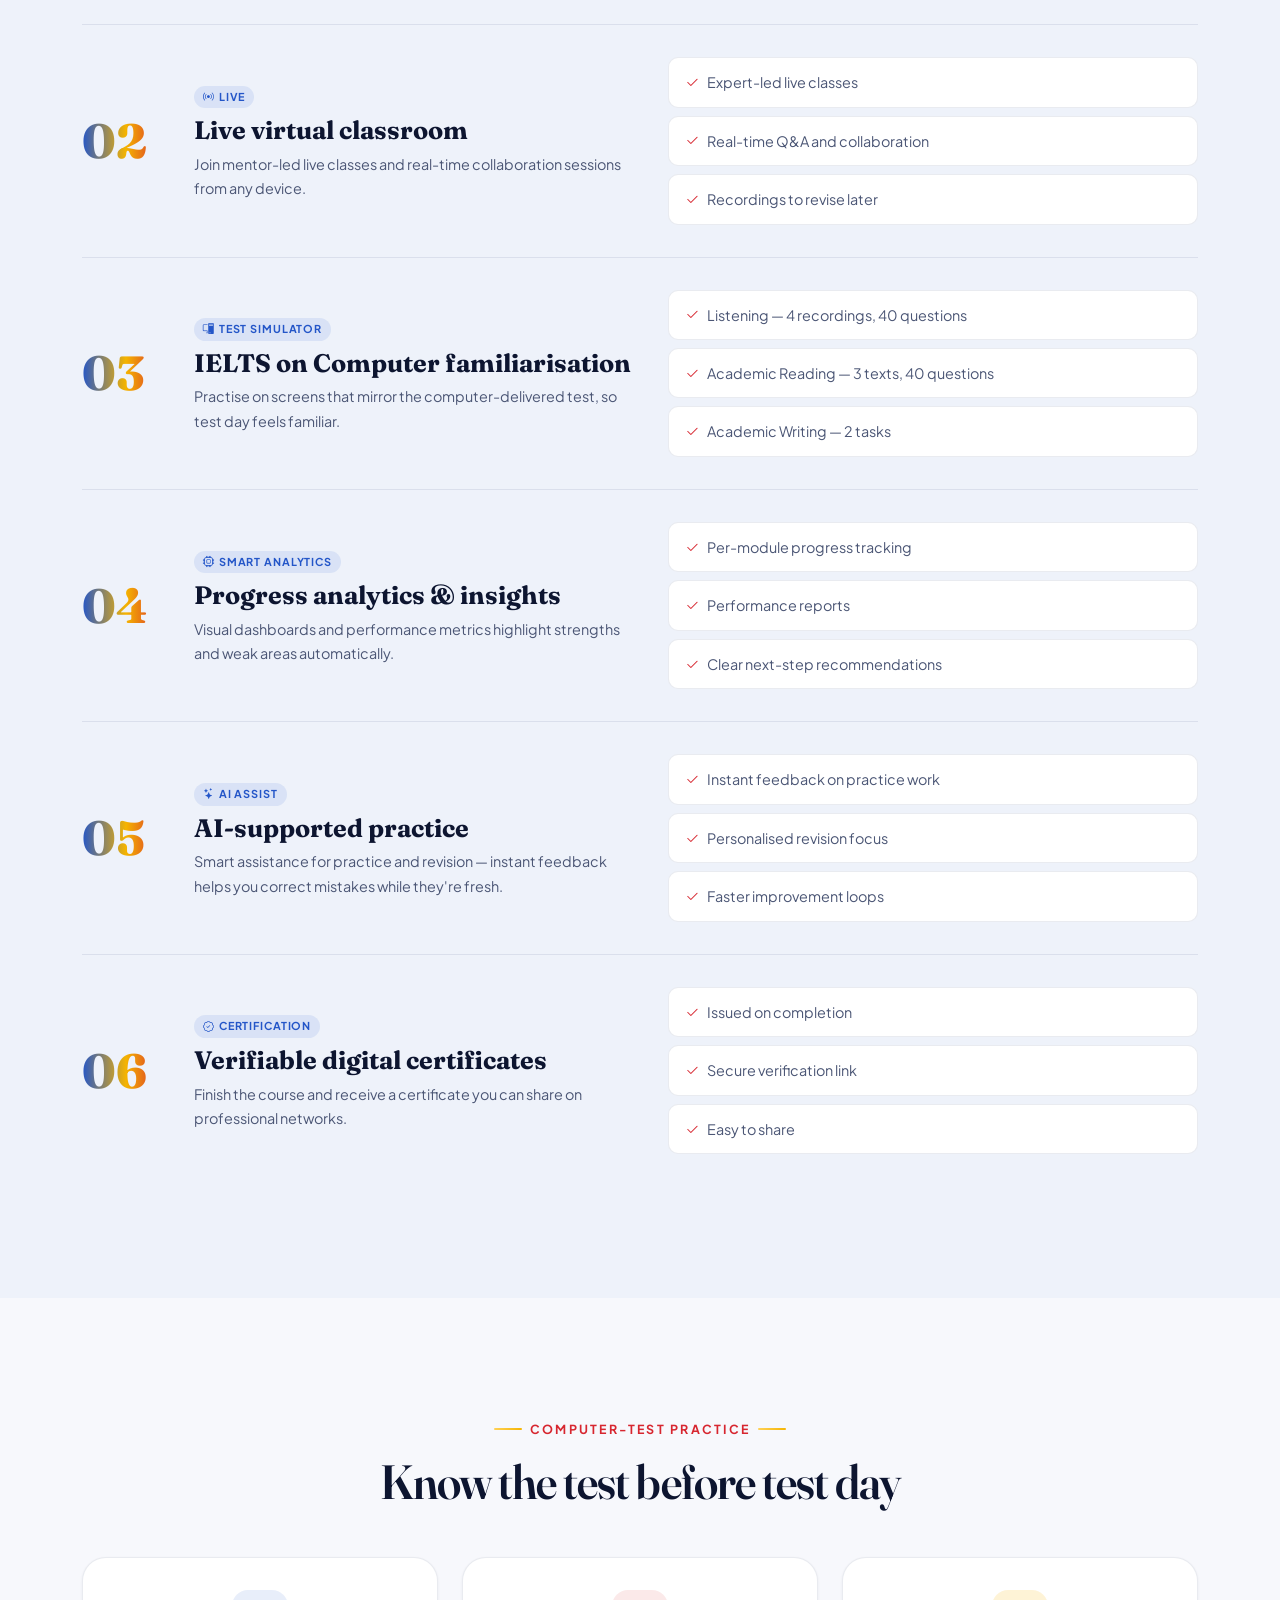
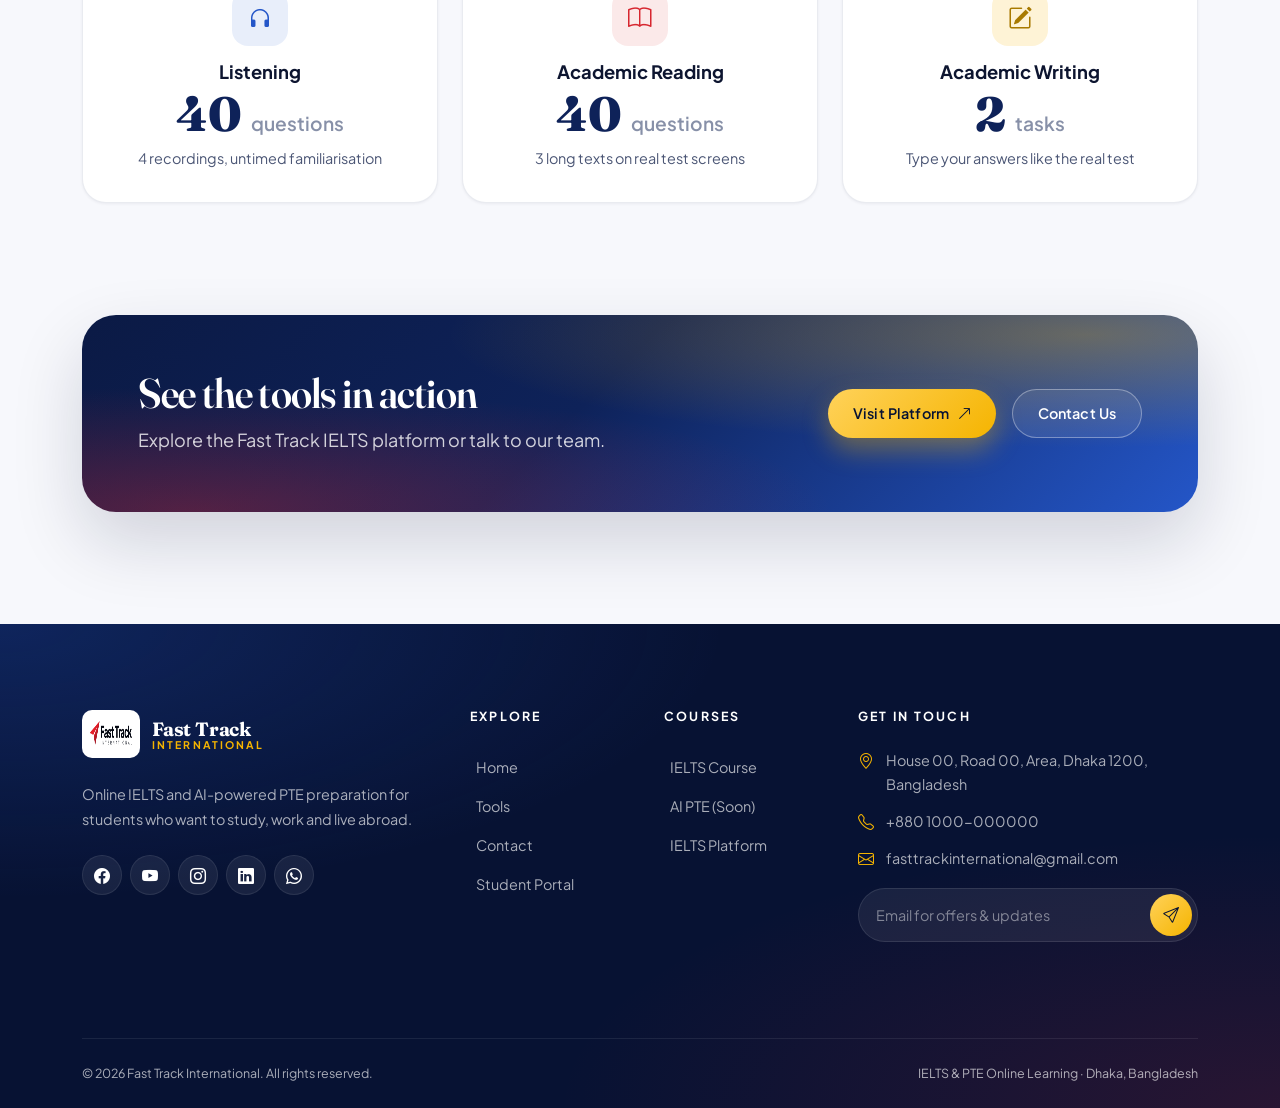
<file: tools.html>
<!DOCTYPE html>
<html lang="en">
<head>
  <meta charset="UTF-8">
  <meta name="viewport" content="width=device-width, initial-scale=1">
  <title>Learning Tools & AI | Fast Track International</title>
  <meta name="description" content="The software and AI-supported tools inside the Fast Track IELTS platform.">
  <meta name="theme-color" content="#0e2259">
  <meta property="og:title" content="Learning Tools & AI | Fast Track International">
  <meta property="og:description" content="The software and AI-supported tools inside the Fast Track IELTS platform.">
  <meta property="og:image" content="images/logo.jpg">
  <link rel="icon" type="image/png" href="images/favicon.png">

  <!-- Fonts -->
  <link rel="preconnect" href="https://fonts.googleapis.com">
  <link rel="preconnect" href="https://fonts.gstatic.com" crossorigin>
  <link href="https://fonts.googleapis.com/css2?family=Fraunces:ital,opsz,wght@0,9..144,500;0,9..144,600;0,9..144,700;0,9..144,800;1,9..144,500&family=Plus+Jakarta+Sans:wght@400;500;600;700;800&display=swap" rel="stylesheet">

  <!-- Bootstrap 5.3 + Bootstrap Icons -->
  <link href="https://cdn.jsdelivr.net/npm/bootstrap@5.3.3/dist/css/bootstrap.min.css" rel="stylesheet">
  <link href="https://cdn.jsdelivr.net/npm/bootstrap-icons@1.11.3/font/bootstrap-icons.min.css" rel="stylesheet">

  <link href="css/style.css" rel="stylesheet">
  <noscript><style>.reveal{opacity:1!important;transform:none!important}</style></noscript>
</head>
<body data-page="tools">

  <!-- ================= ANNOUNCEMENT BAR ================= -->
  <div class="topbar">
    <div class="container d-flex align-items-center justify-content-center justify-content-lg-between gap-3">
      <p class="m-0 text-center"><span class="tb-pill">70% OFF</span> Complete IELTS course now only <strong class="text-white">৳6,000</strong> — <a href="index.html#offer">Grab the offer <i class="bi bi-arrow-right"></i></a></p>
      <div class="topbar-links d-none d-lg-flex">
        <a href="tel:+8801000000000"><i class="bi bi-telephone"></i>+880 1000-000000</a>
        <a href="mailto:fasttrackinternational@gmail.com"><i class="bi bi-envelope"></i>fasttrackinternational@gmail.com</a>
      </div>
    </div>
  </div>

  <!-- ================= NAVBAR ================= -->
  <nav class="navbar navbar-expand-lg site-nav" aria-label="Main navigation">
    <div class="container">
      <a class="navbar-brand brand" href="index.html">
        <img src="images/logo.jpg" alt="Fast Track International logo">
        <!-- <span class="brand-name"><strong>Fast Track</strong><small>International</small></span> -->
      </a>

      <button class="navbar-toggler" type="button" data-bs-toggle="collapse" data-bs-target="#siteMenu" aria-controls="siteMenu" aria-expanded="false" aria-label="Toggle navigation">
        <span></span><span></span><span></span>
      </button>

      <div class="collapse navbar-collapse" id="siteMenu">
        <ul class="navbar-nav mx-auto gap-lg-1">
          <li class="nav-item"><a class="nav-link" data-nav="home" href="index.html">Home</a></li>
          <li class="nav-item dropdown">
            <a class="nav-link dropdown-toggle" data-nav="courses" href="#" role="button" data-bs-toggle="dropdown" aria-expanded="false">Courses</a>
            <div class="dropdown-menu mega">
              <a class="mega-item" href="ielts.html">
                <span class="mi-icon mi-ielts">IELTS</span>
                <span><strong>IELTS Course <span class="tag-new">70% OFF</span></strong><small>Listening, Reading, Writing &amp; Speaking with certificate</small></span>
              </a>
              <a class="mega-item" href="pte.html">
                <span class="mi-icon mi-pte">PTE</span>
                <span><strong>AI PTE Course <span class="tag-soon">SOON</span></strong><small>AI scoring, mock tests &amp; analytics</small></span>
              </a>
            </div>
          </li>
          <li class="nav-item"><a class="nav-link" data-nav="tools" href="tools.html">Tools</a></li>
          <li class="nav-item"><a class="nav-link" data-nav="contact" href="contact.html">Contact</a></li>
        </ul>
        <a href="portal.html" class="btn btn-brand nav-cta" data-nav="portal"><i class="bi bi-person-circle"></i> Student Portal</a>
      </div>
    </div>
  </nav>

  <!-- ================= PAGE HEADER ================= -->
  <header class="page-hero">
    <span class="tri-deco" style="left:6%;top:18%;border-width:0 18px 30px 18px;border-color:transparent transparent rgba(245,180,0,.6) transparent"></span>
    <span class="tri-deco" style="left:44%;bottom:14%;border-width:0 10px 17px 10px;border-color:transparent transparent rgba(215,38,47,.7) transparent;animation-delay:-3s"></span>
    <div class="container">
      <nav class="crumbs" aria-label="Breadcrumb"><a href="index.html">Home</a> / <span>Tools</span></nav>
      <h1 class="reveal">Learning <em class='text-gold'>tools</em> &amp; AI</h1>
      <p class="reveal" data-delay="120">The software and smart features behind Fast Track IELTS — built to make every study hour count.</p>
    </div>
  </header>

  <!-- ================= INTRO ================= -->
  <section class="section overflow-hidden">
    <div class="container">
      <div class="row align-items-center g-4 g-lg-5">
        <div class="col-lg-5 reveal from-left">
          <span class="eyebrow">Inside the platform</span>
          <h2 class="section-title">One platform, every tool you <span class="italic-accent text-blue">actually use</span></h2>
          <p class="section-lead mb-4">Fast Track IELTS brings lessons, live classes, practice tests, analytics and certification together — so you never juggle apps.</p>
          <a href="https://fasttrackielts.academy/" class="btn btn-brand">Open Fast Track IELTS <i class="bi bi-box-arrow-up-right"></i></a>
        </div>
        <div class="col-lg-7 reveal from-right">
          <div class="tool-hero-card">
            <div class="mock-ui">
              <div class="mu-bar"><i style="background:#f2606a"></i><i style="background:#ffd25a"></i><i style="background:#6f93ea"></i><span>fasttrackielts.academy · dashboard</span></div>
              <div class="mu-body">
                <div class="mu-tile mu-wide"><b>Complete IELTS Course</b>Course progress · 64%<div class="br-track"><div class="br-fill br-blue" style="width:64%"></div></div></div>
                <div class="mu-tile"><b>Listening</b>Band estimate 7.0<div class="br-track"><div class="br-fill br-gold" style="width:78%"></div></div></div>
                <div class="mu-tile"><b>Reading</b>Band estimate 6.5<div class="br-track"><div class="br-fill br-red" style="width:70%"></div></div></div>
                <div class="mu-tile"><b><i class="bi bi-broadcast text-red"></i> Live class</b>Writing Task 2 · Today 8 PM</div>
                <div class="mu-tile"><b><i class="bi bi-patch-check text-blue"></i> Certificate</b>Unlocks at 100%</div>
              </div>
            </div>
          </div>
        </div>
      </div>
    </div>
  </section>

  <!-- ================= UNIQUE FEATURES ================= -->
  <section class="section bg-paper-2">
    <div class="container">
      <div class="section-head reveal">
        <span class="eyebrow">Unique features</span>
        <h2 class="section-title">What makes Fast Track IELTS different</h2>
      </div>

      <div class="tool-row reveal">
        <span class="tr-num">01</span>
        <div><span class="ai-tag"><i class="bi bi-play-btn"></i> Learning</span><h3>Interactive course player</h3><p>Multimedia lessons with videos, quizzes and interactive exercises, organised module by module.</p></div>
        <ul><li><i class="bi bi-check2"></i>Video lessons for every skill</li><li><i class="bi bi-check2"></i>Built-in quizzes after each lesson</li><li><i class="bi bi-check2"></i>Interactive exercises with instant marking</li></ul>
      </div>
      <div class="tool-row reveal">
        <span class="tr-num">02</span>
        <div><span class="ai-tag"><i class="bi bi-broadcast"></i> Live</span><h3>Live virtual classroom</h3><p>Join mentor-led live classes and real-time collaboration sessions from any device.</p></div>
        <ul><li><i class="bi bi-check2"></i>Expert-led live classes</li><li><i class="bi bi-check2"></i>Real-time Q&amp;A and collaboration</li><li><i class="bi bi-check2"></i>Recordings to revise later</li></ul>
      </div>
      <div class="tool-row reveal">
        <span class="tr-num">03</span>
        <div><span class="ai-tag"><i class="bi bi-pc-display"></i> Test simulator</span><h3>IELTS on Computer familiarisation</h3><p>Practise on screens that mirror the computer-delivered test, so test day feels familiar.</p></div>
        <ul><li><i class="bi bi-check2"></i>Listening — 4 recordings, 40 questions</li><li><i class="bi bi-check2"></i>Academic Reading — 3 texts, 40 questions</li><li><i class="bi bi-check2"></i>Academic Writing — 2 tasks</li></ul>
      </div>
      <div class="tool-row reveal">
        <span class="tr-num">04</span>
        <div><span class="ai-tag"><i class="bi bi-cpu"></i> Smart analytics</span><h3>Progress analytics &amp; insights</h3><p>Visual dashboards and performance metrics highlight strengths and weak areas automatically.</p></div>
        <ul><li><i class="bi bi-check2"></i>Per-module progress tracking</li><li><i class="bi bi-check2"></i>Performance reports</li><li><i class="bi bi-check2"></i>Clear next-step recommendations</li></ul>
      </div>
      <div class="tool-row reveal">
        <span class="tr-num">05</span>
        <div><span class="ai-tag"><i class="bi bi-stars"></i> AI assist</span><h3>AI-supported practice</h3><p>Smart assistance for practice and revision — instant feedback helps you correct mistakes while they're fresh.</p></div>
        <ul><li><i class="bi bi-check2"></i>Instant feedback on practice work</li><li><i class="bi bi-check2"></i>Personalised revision focus</li><li><i class="bi bi-check2"></i>Faster improvement loops</li></ul>
      </div>
      <div class="tool-row reveal">
        <span class="tr-num">06</span>
        <div><span class="ai-tag"><i class="bi bi-patch-check"></i> Certification</span><h3>Verifiable digital certificates</h3><p>Finish the course and receive a certificate you can share on professional networks.</p></div>
        <ul><li><i class="bi bi-check2"></i>Issued on completion</li><li><i class="bi bi-check2"></i>Secure verification link</li><li><i class="bi bi-check2"></i>Easy to share</li></ul>
      </div>
    </div>
  </section>

  <!-- ================= CBT NUMBERS ================= -->
  <section class="section">
    <div class="container">
      <div class="section-head center reveal">
        <span class="eyebrow center">Computer-test practice</span>
        <h2 class="section-title">Know the test before test day</h2>
      </div>
      <div class="row g-4">
        <div class="col-md-4 reveal"><div class="f-card cbt-card"><span class="f-ic soft-blue mx-auto"><i class="bi bi-headphones"></i></span><h3>Listening</h3><div class="cbt-big">40 <small>questions</small></div><p class="mt-2">4 recordings, untimed familiarisation</p></div></div>
        <div class="col-md-4 reveal" data-delay="100"><div class="f-card cbt-card"><span class="f-ic soft-red mx-auto"><i class="bi bi-book"></i></span><h3>Academic Reading</h3><div class="cbt-big">40 <small>questions</small></div><p class="mt-2">3 long texts on real test screens</p></div></div>
        <div class="col-md-4 reveal" data-delay="200"><div class="f-card cbt-card"><span class="f-ic soft-gold mx-auto"><i class="bi bi-pencil-square"></i></span><h3>Academic Writing</h3><div class="cbt-big">2 <small>tasks</small></div><p class="mt-2">Type your answers like the real test</p></div></div>
      </div>
    </div>
  </section>

  <section class="section pt-0">
    <div class="container">
      <div class="cta-band reveal zoom">
        <div class="row align-items-center g-4">
          <div class="col-lg-8 text-center text-lg-start">
            <h2>See the tools in action</h2>
            <p>Explore the Fast Track IELTS platform or talk to our team.</p>
          </div>
          <div class="col-lg-4 d-flex flex-wrap gap-3 justify-content-center justify-content-lg-end">
            <a href="https://fasttrackielts.academy/" class="btn btn-gold">Visit Platform <i class="bi bi-arrow-up-right"></i></a><a href="contact.html" class="btn btn-outline-light-ft">Contact Us</a>
          </div>
        </div>
      </div>
    </div>
  </section>

  <!-- ================= FOOTER (dark) ================= -->
  <footer class="site-footer">
    <!-- <span class="footer-word" aria-hidden="true">Fast Track</span> -->
    <div class="container">
      <div class="row g-4 g-lg-5">
        <div class="col-lg-4">
          <a href="index.html" class="brand">
            <img src="images/logo-sm.jpg" alt="Fast Track International logo" width="58" height="51" loading="lazy">
            <span class="brand-name"><strong>Fast Track</strong><small>International</small></span>
          </a>
          <p class="f-about">Online IELTS and AI-powered PTE preparation for students who want to study, work and live abroad.</p>
          <div class="socials">
            <a href="#" aria-label="Facebook"><i class="bi bi-facebook"></i></a>
            <a href="#" aria-label="YouTube"><i class="bi bi-youtube"></i></a>
            <a href="#" aria-label="Instagram"><i class="bi bi-instagram"></i></a>
            <a href="#" aria-label="LinkedIn"><i class="bi bi-linkedin"></i></a>
            <a href="https://wa.me/8801000000000" aria-label="WhatsApp"><i class="bi bi-whatsapp"></i></a>
          </div>
        </div>
        <div class="col-6 col-lg-2">
          <h5>Explore</h5>
          <ul class="f-links">
            <li><a href="index.html">Home</a></li>
            <li><a href="tools.html">Tools</a></li>
            <li><a href="contact.html">Contact</a></li>
            <li><a href="portal.html">Student Portal</a></li>
          </ul>
        </div>
        <div class="col-6 col-lg-2">
          <h5>Courses</h5>
          <ul class="f-links">
            <li><a href="ielts.html">IELTS Course</a></li>
            <li><a href="pte.html">AI PTE (Soon)</a></li>
            <li><a href="https://fasttrackielts.academy/">IELTS Platform</a></li>
          </ul>
        </div>
        <div class="col-lg-4">
          <h5>Get in touch</h5>
          <!-- TODO: replace placeholder contact details -->
          <ul class="f-contact">
            <li><i class="bi bi-geo-alt"></i><span>House 00, Road 00, Area, Dhaka 1200, Bangladesh</span></li>
            <li><i class="bi bi-telephone"></i><a href="tel:+8801000000000">+880 1000-000000</a></li>
            <li><i class="bi bi-envelope"></i><a href="mailto:fasttrackinternational@gmail.com">fasttrackinternational@gmail.com</a></li>
          </ul>
          <form class="f-news js-validate" data-success="Subscribed — thanks!">
            <label for="fNews" class="visually-hidden">Email for updates</label>
            <input id="fNews" type="email" placeholder="Email for offers &amp; updates" required>
            <button type="submit" aria-label="Subscribe"><i class="bi bi-send"></i></button>
            <span class="form-msg"></span>
          </form>
        </div>
      </div>

      <div class="f-bottom">
        <span>&copy; <span class="js-year">2026</span> Fast Track International. All rights reserved.</span>
        <span>IELTS &amp; PTE Online Learning · Dhaka, Bangladesh</span>
      </div>
    </div>
  </footer>

  <button type="button" id="toTop" class="to-top" aria-label="Back to top"><i class="bi bi-arrow-up"></i></button>

  <!-- Scripts -->
  <script src="https://cdn.jsdelivr.net/npm/jquery@3.7.1/dist/jquery.min.js"></script>
  <script src="https://cdn.jsdelivr.net/npm/bootstrap@5.3.3/dist/js/bootstrap.bundle.min.js"></script>
  <script src="js/main.js"></script>
</body>
</html>
</file>
<file: css/style.css>
/* =====================================================================
   Fast Track International — IELTS & PTE
   Global stylesheet (all pages)
   Palette from logo: Navy/Royal Blue · Golden Yellow · Red (+ neutrals)
   ===================================================================== */

/* ---------------------------------------------------------------------
   1. Design tokens
   --------------------------------------------------------------------- */
:root {
  /* Brand — max 3 primary hues */
  --navy-900: #071233;
  --navy-800: #0b1a45;
  --navy: #0e2259;
  --blue: #2456c8;
  --blue-300: #6f93ea;
  --gold: #f5b400;
  --gold-300: #ffd25a;
  --gold-50: #fff7dd;
  --red: #d7262f;
  --red-300: #f2606a;

  /* Neutrals */
  --white: #ffffff;
  --paper: #f7f8fc;
  --paper-2: #eef2fa;
  --ink: #0d1530;
  --text: #4b5675;
  --muted: #8790a8;
  --line: rgba(14, 34, 89, 0.09);
  --line-strong: rgba(14, 34, 89, 0.16);

  /* Gradients */
  --g-navy: linear-gradient(
    135deg,
    var(--navy-800) 0%,
    var(--navy) 45%,
    var(--blue) 100%
  );
  --g-gold: linear-gradient(135deg, var(--gold-300) 0%, var(--gold) 100%);
  --g-red: linear-gradient(135deg, var(--red-300) 0%, var(--red) 100%);
  --g-brand: linear-gradient(
    90deg,
    var(--blue) 0%,
    var(--gold) 55%,
    var(--red) 100%
  );
  --g-mesh:
    radial-gradient(at 8% 12%, rgba(36, 86, 200, 0.16) 0, transparent 42%),
    radial-gradient(at 92% 8%, rgba(245, 180, 0, 0.18) 0, transparent 40%),
    radial-gradient(at 85% 92%, rgba(215, 38, 47, 0.1) 0, transparent 42%),
    radial-gradient(at 15% 95%, rgba(14, 34, 89, 0.08) 0, transparent 40%);

  /* Typography */
  --ff-display: "Fraunces", Georgia, "Times New Roman", serif;
  --ff-body:
    "Plus Jakarta Sans", system-ui, -apple-system, "Segoe UI", Roboto,
    sans-serif;
  --fs-xs: 0.78rem;
  --fs-sm: 0.9rem;
  --fs-md: 1rem;
  --fs-lg: 1.125rem;
  --fs-h4: 1.15rem;
  --fs-h3: clamp(1.3rem, 1.1rem + 0.6vw, 1.6rem);
  --fs-h2: clamp(1.9rem, 1.3rem + 2.2vw, 3rem);
  --fs-h1: clamp(2.5rem, 1.5rem + 4vw, 4.6rem);
  --fw-reg: 400;
  --fw-med: 500;
  --fw-semi: 600;
  --fw-bold: 700;
  --fw-black: 800;
  --lh-tight: 1.1;
  --lh-base: 1.7;

  /* Spacing */
  --sp-1: 0.25rem;
  --sp-2: 0.5rem;
  --sp-3: 0.75rem;
  --sp-4: 1rem;
  --sp-5: 1.5rem;
  --sp-6: 2rem;
  --sp-7: 3rem;
  --sp-8: 4rem;
  --section-y: clamp(4.5rem, 3rem + 5vw, 8rem);
  --nav-h: 80px;

  /* Radius */
  --r-xs: 6px;
  --r-sm: 10px;
  --r-md: 16px;
  --r-lg: 24px;
  --r-xl: 34px;
  --r-pill: 999px;

  /* Shadows */
  --sh-xs: 0 1px 3px rgba(13, 21, 48, 0.06);
  --sh-sm: 0 4px 14px rgba(13, 21, 48, 0.06);
  --sh-md: 0 14px 34px rgba(13, 21, 48, 0.09);
  --sh-lg: 0 30px 70px rgba(13, 21, 48, 0.16);
  --sh-navy: 0 12px 26px rgba(36, 86, 200, 0.32);
  --sh-gold: 0 12px 26px rgba(245, 180, 0, 0.38);
  --sh-red: 0 12px 26px rgba(215, 38, 47, 0.3);

  /* Motion */
  --ease: cubic-bezier(0.22, 1, 0.36, 1);
  --t-fast: 0.2s;
  --t-base: 0.4s;
  --t-slow: 0.9s;
}

/* ---------------------------------------------------------------------
   2. Base
   --------------------------------------------------------------------- */
*,
*::before,
*::after {
  box-sizing: border-box;
}
html {
  scroll-padding-top: var(--nav-h);
}
body {
  font-family: var(--ff-body);
  font-size: var(--fs-md);
  line-height: var(--lh-base);
  color: var(--text);
  background: var(--paper);
  overflow-x: clip;
  -webkit-font-smoothing: antialiased;
}
h1,
h2,
h3,
h4,
h5,
h6 {
  color: var(--ink);
  line-height: var(--lh-tight);
  font-weight: var(--fw-bold);
}
.ff-display,
h1,
h2,
.h-display {
  font-family: var(--ff-display);
  font-weight: 600;
  letter-spacing: -0.02em;
  font-variation-settings: "opsz" 96;
}
a {
  color: var(--blue);
  text-decoration: none;
  transition: color var(--t-fast);
}
a:hover {
  color: var(--red);
}
img {
  max-width: 100%;
  height: auto;
  display: block;
}
::selection {
  background: var(--gold);
  color: var(--navy-900);
}
.text-gold {
  color: var(--gold) !important;
}
.text-red {
  color: var(--red) !important;
}
.text-blue {
  color: var(--blue) !important;
}
.text-grad {
  background: var(--g-brand);
  background-size: 200% auto;
  -webkit-background-clip: text;
  background-clip: text;
  color: transparent;
  animation: gradShift 6s ease-in-out infinite alternate;
}
.italic-accent {
  font-style: italic;
  font-weight: 500;
}
.bg-paper-2 {
  background: var(--paper-2);
}
.mesh {
  background: var(--g-mesh), var(--white);
}
.mesh-soft {
  background: var(--g-mesh), var(--paper-2);
}

/* ---------------------------------------------------------------------
   3. Buttons
   --------------------------------------------------------------------- */
.btn {
  --bs-btn-font-weight: var(--fw-semi);
  display: inline-flex;
  align-items: center;
  justify-content: center;
  gap: var(--sp-2);
  padding: 0.78rem 1.55rem;
  border: 0;
  border-radius: var(--r-pill);
  font-size: var(--fs-sm);
  letter-spacing: 0.01em;
  transition:
    transform var(--t-base) var(--ease),
    box-shadow var(--t-base) var(--ease),
    background-position var(--t-base),
    color var(--t-fast),
    background-color var(--t-fast);
}
.btn-lg {
  padding: 0.95rem 1.9rem;
  font-size: var(--fs-md);
}
.btn i {
  transition: transform var(--t-base) var(--ease);
}
.btn:hover i.bi-arrow-right {
  transform: translateX(4px);
}
.btn:hover i.bi-arrow-up-right,
.btn:hover i.bi-box-arrow-up-right {
  transform: translate(2px, -2px);
}
.btn:focus-visible {
  outline: 3px solid var(--gold);
  outline-offset: 3px;
}

.btn-brand {
  background: var(--g-navy);
  background-size: 170% auto;
  color: var(--white);
  box-shadow: var(--sh-navy);
}
.btn-brand:hover {
  color: var(--white);
  background-position: right center;
  transform: translateY(-2px);
}
.btn-gold {
  background: var(--g-gold);
  color: var(--navy-900);
  box-shadow: var(--sh-gold);
}
.btn-gold:hover {
  color: var(--navy-900);
  transform: translateY(-2px);
}
.btn-red {
  background: var(--g-red);
  color: var(--white);
  box-shadow: var(--sh-red);
}
.btn-red:hover {
  color: var(--white);
  transform: translateY(-2px);
}
.btn-ghost {
  background: var(--white);
  color: var(--navy);
  border: 1px solid var(--line-strong);
}
.btn-ghost:hover {
  color: var(--navy);
  border-color: var(--gold);
  transform: translateY(-2px);
  box-shadow: var(--sh-sm);
}
.btn-outline-light-ft {
  background: rgba(255, 255, 255, 0.08);
  color: var(--white);
  border: 1px solid rgba(255, 255, 255, 0.35);
}
.btn-outline-light-ft:hover {
  background: var(--white);
  color: var(--navy);
  transform: translateY(-2px);
}
.btn[disabled],
.btn.is-disabled {
  opacity: 0.65;
  pointer-events: none;
  box-shadow: none;
}

/* ---------------------------------------------------------------------
   4. Announcement bar + Navbar
   --------------------------------------------------------------------- */
.topbar {
  position: relative;
  z-index: 1031;
  background: var(--navy-900);
  color: rgba(255, 255, 255, 0.82);
  font-size: var(--fs-xs);
  padding: 0.5rem 0;
}
.topbar a {
  color: var(--gold);
  font-weight: var(--fw-semi);
}
.topbar a:hover {
  color: var(--white);
}
.topbar .tb-pill {
  display: inline-block;
  padding: 0.1rem 0.55rem;
  margin-right: var(--sp-2);
  border-radius: var(--r-pill);
  background: var(--red);
  color: var(--white);
  font-weight: var(--fw-bold);
  letter-spacing: 0.06em;
}
.topbar-links {
  display: flex;
  gap: var(--sp-5);
}
.topbar-links a {
  color: rgba(255, 255, 255, 0.75);
  font-weight: var(--fw-med);
}
.topbar-links i {
  color: var(--gold);
  margin-right: 4px;
}

.site-nav {
  position: sticky;
  top: 0;
  z-index: 1030;
  min-height: var(--nav-h);
  background: rgba(255, 255, 255, 0.82);
  backdrop-filter: saturate(170%) blur(14px);
  -webkit-backdrop-filter: saturate(170%) blur(14px);
  border-bottom: 1px solid transparent;
  transition:
    box-shadow var(--t-base),
    border-color var(--t-base),
    min-height var(--t-base);
}
.site-nav.scrolled {
  box-shadow: var(--sh-sm);
  border-color: var(--line);
  min-height: 68px;
}
.brand {
  display: flex;
  align-items: center;
  gap: var(--sp-3);
}
.brand img {
  height: 48px;
  border-radius: var(--r-sm);
  mix-blend-mode: multiply;
}
.brand-name {
  display: flex;
  flex-direction: column;
  line-height: 1.05;
}
.brand-name strong {
  font-family: var(--ff-display);
  font-size: 1.2rem;
  color: var(--navy);
  font-weight: 700;
  letter-spacing: -0.01em;
}
.brand-name small {
  font-size: 0.66rem;
  font-weight: var(--fw-bold);
  letter-spacing: 0.2em;
  color: var(--red);
  text-transform: uppercase;
}

.site-nav .nav-link {
  position: relative;
  color: var(--ink);
  font-weight: var(--fw-semi);
  font-size: var(--fs-sm);
  padding: 0.55rem 0.95rem !important;
  border-radius: var(--r-pill);
}
.site-nav .nav-link:hover,
.site-nav .nav-link.active,
.site-nav .show > .nav-link {
  color: var(--blue);
}
.site-nav .nav-link.active::after {
  content: "";
  position: absolute;
  left: 50%;
  bottom: 2px;
  width: 18px;
  height: 3px;
  border-radius: 3px;
  background: var(--g-gold);
  transform: translateX(-50%);
}
.site-nav .dropdown-toggle::after {
  border: 0;
  content: "\F282";
  font-family: "bootstrap-icons";
  font-size: 0.7rem;
  vertical-align: 0;
  margin-left: 4px;
  transition: transform var(--t-base) var(--ease);
}
.site-nav .dropdown-toggle.show::after {
  transform: rotate(180deg);
}
.site-nav .dropdown-toggle.active::after {
  position: static;
  width: auto;
  height: auto;
  background: none;
  transform: none;
}

.dropdown-menu.mega {
  min-width: 320px;
  padding: var(--sp-3);
  border: 1px solid var(--line);
  border-radius: var(--r-md);
  box-shadow: var(--sh-lg);
  margin-top: 0.6rem !important;
}
.mega-item {
  display: flex;
  gap: var(--sp-3);
  align-items: center;
  padding: var(--sp-3);
  border-radius: var(--r-sm);
  color: var(--ink);
  transition: background var(--t-fast);
}
.mega-item:hover {
  background: var(--paper-2);
  color: var(--ink);
}
.mega-item .mi-icon {
  flex-shrink: 0;
  width: 42px;
  height: 42px;
  display: grid;
  place-items: center;
  border-radius: var(--r-sm);
  font-weight: var(--fw-black);
  font-size: 0.72rem;
  color: var(--white);
}
.mega-item strong {
  display: block;
  font-size: var(--fs-sm);
}
.mega-item small {
  display: block;
  color: var(--muted);
  font-size: var(--fs-xs);
  line-height: 1.4;
}
.mi-ielts {
  background: var(--g-red);
}
.mi-pte {
  background: var(--g-navy);
}
.tag-soon {
  display: inline-block;
  margin-left: 6px;
  padding: 1px 7px;
  border-radius: var(--r-pill);
  background: var(--gold-50);
  color: #9a6f00;
  font-size: 0.65rem;
  font-weight: var(--fw-bold);
  letter-spacing: 0.04em;
  vertical-align: middle;
}
.tag-new {
  display: inline-block;
  margin-left: 6px;
  padding: 1px 7px;
  border-radius: var(--r-pill);
  background: rgba(215, 38, 47, 0.1);
  color: var(--red);
  font-size: 0.65rem;
  font-weight: var(--fw-bold);
  letter-spacing: 0.04em;
  vertical-align: middle;
}

.navbar-toggler {
  border: 0;
  padding: var(--sp-2);
  display: flex;
  flex-direction: column;
  gap: 5px;
  box-shadow: none !important;
}
.navbar-toggler span {
  width: 24px;
  height: 2px;
  border-radius: 2px;
  background: var(--navy);
  transition:
    transform var(--t-base) var(--ease),
    opacity var(--t-fast);
}
.navbar-toggler[aria-expanded="true"] span:nth-child(1) {
  transform: translateY(7px) rotate(45deg);
}
.navbar-toggler[aria-expanded="true"] span:nth-child(2) {
  opacity: 0;
}
.navbar-toggler[aria-expanded="true"] span:nth-child(3) {
  transform: translateY(-7px) rotate(-45deg);
}

@media (max-width: 991.98px) {
  .site-nav .navbar-collapse {
    margin: var(--sp-3) 0;
    padding: var(--sp-4);
    background: var(--white);
    border-radius: var(--r-md);
    box-shadow: var(--sh-md);
  }
  .site-nav .nav-link.active::after {
    left: 0.95rem;
    transform: none;
  }
  .dropdown-menu.mega {
    box-shadow: none;
    border: 0;
    padding: 0 0 0 var(--sp-3);
    margin: 0 !important;
  }
  .nav-cta {
    width: 100%;
    margin-top: var(--sp-3);
  }
}

/* ---------------------------------------------------------------------
   5. Section scaffolding
   --------------------------------------------------------------------- */
.section {
  position: relative;
  padding: var(--section-y) 0;
}
.section-sm {
  padding: calc(var(--section-y) * 0.6) 0;
}
.eyebrow {
  display: inline-flex;
  align-items: center;
  gap: var(--sp-2);
  margin-bottom: var(--sp-4);
  font-size: var(--fs-xs);
  font-weight: var(--fw-bold);
  letter-spacing: 0.18em;
  text-transform: uppercase;
  color: var(--red);
}
.eyebrow::before {
  content: "";
  width: 28px;
  height: 2px;
  background: var(--g-gold);
  border-radius: 2px;
}
.eyebrow.center::after {
  content: "";
  width: 28px;
  height: 2px;
  background: var(--g-gold);
  border-radius: 2px;
}
.eyebrow.light {
  color: var(--gold);
}
.section-head {
  max-width: 680px;
  margin-bottom: var(--sp-7);
}
.section-head.center {
  margin-inline: auto;
  text-align: center;
}
.section-title {
  font-size: var(--fs-h2);
  margin-bottom: var(--sp-4);
}
.section-lead {
  font-size: var(--fs-lg);
  margin: 0;
}

/* Page header (inner pages) */
.page-hero {
  position: relative;
  overflow: hidden;
  padding: clamp(4rem, 3rem + 4vw, 7rem) 0 clamp(3.5rem, 2.5rem + 3vw, 5.5rem);
  background: var(--navy-900);
  color: rgba(255, 255, 255, 0.78);
  isolation: isolate;
}
.page-hero::before {
  content: "";
  position: absolute;
  inset: 0;
  z-index: -1;
  background:
    radial-gradient(at 85% 20%, rgba(245, 180, 0, 0.28) 0, transparent 40%),
    radial-gradient(at 10% 90%, rgba(215, 38, 47, 0.25) 0, transparent 40%),
    radial-gradient(at 50% 0%, rgba(36, 86, 200, 0.45) 0, transparent 55%);
}
.page-hero::after {
  content: "";
  position: absolute;
  right: -60px;
  bottom: -60px;
  z-index: -1;
  width: 380px;
  height: 380px;
  background: conic-gradient(
    from 210deg,
    transparent 0 60%,
    rgba(245, 180, 0, 0.16) 60% 100%
  );
  clip-path: polygon(50% 0, 100% 100%, 0 100%);
  animation: spinSlow 40s linear infinite;
}
.page-hero h1 {
  color: var(--white);
  font-size: clamp(2.2rem, 1.4rem + 3vw, 3.8rem);
  margin-bottom: var(--sp-4);
}
.page-hero p {
  max-width: 620px;
  font-size: var(--fs-lg);
  margin: 0;
}
.crumbs {
  display: flex;
  flex-wrap: wrap;
  gap: var(--sp-2);
  margin-bottom: var(--sp-4);
  font-size: var(--fs-xs);
  letter-spacing: 0.08em;
  text-transform: uppercase;
  font-weight: var(--fw-semi);
}
.crumbs a {
  color: rgba(255, 255, 255, 0.7);
}
.crumbs a:hover {
  color: var(--gold);
}
.crumbs span {
  color: var(--gold);
}
.tri-deco {
  position: absolute;
  z-index: -1;
  width: 0;
  height: 0;
  border-style: solid;
  opacity: 0.55;
  animation: floatY 7s ease-in-out infinite;
}

/* ---------------------------------------------------------------------
   6. HOME — Hero (triangular composition)
   --------------------------------------------------------------------- */
.hero {
  position: relative;
  overflow: hidden;
  padding: clamp(3rem, 2rem + 4vw, 6rem) 0 clamp(4rem, 3rem + 5vw, 8rem);
  background: var(--g-mesh), var(--white);
  isolation: isolate;
}
.hero-grid-bg {
  position: absolute;
  inset: 0;
  z-index: -1;
  background-image:
    linear-gradient(
      60deg,
      transparent 49.5%,
      var(--line) 49.5% 50.5%,
      transparent 50.5%
    ),
    linear-gradient(
      -60deg,
      transparent 49.5%,
      var(--line) 49.5% 50.5%,
      transparent 50.5%
    );
  background-size: 80px 138px;
  -webkit-mask-image: radial-gradient(
    ellipse at 70% 40%,
    #000 0%,
    transparent 65%
  );
  mask-image: radial-gradient(ellipse at 70% 40%, #000 0%, transparent 65%);
  opacity: 0.8;
}
.hero-badge {
  display: inline-flex;
  align-items: center;
  gap: var(--sp-2);
  padding: 0.35rem 0.4rem 0.35rem 0.4rem;
  padding-right: 1rem;
  margin-bottom: var(--sp-5);
  border-radius: var(--r-pill);
  background: var(--white);
  border: 1px solid var(--line);
  box-shadow: var(--sh-sm);
  font-size: var(--fs-xs);
  font-weight: var(--fw-semi);
  color: var(--ink);
}
.hero-badge b {
  padding: 0.15rem 0.6rem;
  border-radius: var(--r-pill);
  background: var(--g-red);
  color: var(--white);
  font-weight: var(--fw-bold);
}
.hero h1 {
  font-size: var(--fs-h1);
  margin-bottom: var(--sp-5);
}
.hero h1 em {
  font-style: italic;
  font-weight: 500;
  color: var(--blue);
}
.hero-lead {
  font-size: var(--fs-lg);
  max-width: 540px;
  margin-bottom: var(--sp-6);
}

.play-cta {
  display: inline-flex;
  align-items: center;
  gap: var(--sp-3);
  background: none;
  border: 0;
  padding: 0;
  color: var(--ink);
  font-weight: var(--fw-semi);
  font-size: var(--fs-sm);
}
.play-cta .play-btn {
  position: relative;
  width: 56px;
  height: 56px;
  display: grid;
  place-items: center;
  border-radius: 50%;
  background: var(--g-red);
  color: var(--white);
  font-size: 1.5rem;
  box-shadow: var(--sh-red);
  transition: transform var(--t-base) var(--ease);
}
.play-cta .play-btn i {
  margin-left: 3px;
}
.play-cta .play-btn::before,
.play-cta .play-btn::after {
  content: "";
  position: absolute;
  inset: 0;
  border-radius: 50%;
  border: 2px solid var(--red);
  animation: pulseRing 2.4s var(--ease) infinite;
}
.play-cta .play-btn::after {
  animation-delay: 1.2s;
}
.play-cta:hover .play-btn {
  transform: scale(1.08);
}
.play-cta small {
  display: block;
  color: var(--muted);
  font-weight: var(--fw-med);
  font-size: var(--fs-xs);
}

.hero-trust {
  display: flex;
  align-items: center;
  gap: var(--sp-4);
  margin-top: var(--sp-7);
}
.avatars {
  display: flex;
}
.avatars img {
  width: 42px;
  height: 42px;
  border-radius: 50%;
  border: 3px solid var(--white);
  object-fit: cover;
  margin-left: -12px;
  box-shadow: var(--sh-xs);
}
.avatars img:first-child {
  margin-left: 0;
}
.hero-trust strong {
  display: block;
  color: var(--ink);
  font-size: var(--fs-sm);
}
.hero-trust span {
  font-size: var(--fs-xs);
  color: var(--muted);
}
.hero-trust .stars {
  color: var(--gold);
  font-size: 0.75rem;
  letter-spacing: 2px;
}

/* Triangle mosaic */
.tri-stage {
  position: relative;
  width: 100%;
  max-width: 600px;
  aspect-ratio: 1 / 0.92;
  margin-inline: auto;
}
.tri {
  position: absolute;
  overflow: hidden;
  transition: transform var(--t-slow) var(--ease);
}
.tri img {
  width: 100%;
  height: 100%;
  object-fit: cover;
  transition: transform 1.2s var(--ease);
  background: var(--paper-2);
}
.tri-main {
  inset: 0 6% 8% 6%;
  clip-path: polygon(50% 0, 100% 100%, 0 100%);
  filter: drop-shadow(0 30px 40px rgba(13, 21, 48, 0.25));
}
.tri-left {
  left: -4%;
  top: 4%;
  width: 42%;
  height: 46%;
  clip-path: polygon(0 0, 100% 0, 50% 100%);
}
.tri-right {
  right: -4%;
  top: 14%;
  width: 34%;
  height: 38%;
  clip-path: polygon(0 0, 100% 0, 50% 100%);
}
.tri-stage:hover .tri-main img {
  transform: scale(1.05);
}
.tri-outline {
  position: absolute;
  inset: -3% 1% 3% 1%;
  clip-path: polygon(50% 0, 100% 100%, 0 100%);
  background: var(--g-gold);
  z-index: -1;
  animation: triBreath 6s ease-in-out infinite;
}
.tri-outline::after {
  content: "";
  position: absolute;
  inset: 6px;
  clip-path: inherit;
  background: var(--white);
}
.tri-solid {
  position: absolute;
  clip-path: polygon(50% 0, 100% 100%, 0 100%);
  animation: floatY 6s ease-in-out infinite;
}
.ts-1 {
  width: 70px;
  height: 60px;
  background: var(--g-red);
  left: 2%;
  bottom: 4%;
}
.ts-2 {
  width: 44px;
  height: 38px;
  background: var(--g-navy);
  right: 8%;
  bottom: 0;
  animation-delay: -2s;
}
.ts-3 {
  width: 30px;
  height: 26px;
  background: var(--g-gold);
  left: 46%;
  top: -6%;
  animation-delay: -4s;
}

.tri-play {
  position: absolute;
  left: 50%;
  top: 62%;
  transform: translate(-50%, -50%);
  z-index: 3;
  width: 92px;
  height: 92px;
  display: grid;
  place-items: center;
  border: 0;
  border-radius: 50%;
  background: rgba(255, 255, 255, 0.92);
  color: var(--red);
  font-size: 2.2rem;
  box-shadow: var(--sh-lg);
  transition: transform var(--t-base) var(--ease);
}
.tri-play i {
  margin-left: 5px;
}
.tri-play::before {
  content: "";
  position: absolute;
  inset: -12px;
  border-radius: 50%;
  border: 2px dashed rgba(255, 255, 255, 0.85);
  animation: spinSlow 14s linear infinite;
}
.tri-play:hover {
  transform: translate(-50%, -50%) scale(1.08);
}

.float-chip {
  position: absolute;
  z-index: 4;
  display: flex;
  align-items: center;
  gap: var(--sp-3);
  padding: var(--sp-3) var(--sp-4);
  background: rgba(255, 255, 255, 0.95);
  border-radius: var(--r-md);
  box-shadow: var(--sh-md);
  animation: floatY 5s ease-in-out infinite;
}
.float-chip strong {
  display: block;
  color: var(--ink);
  font-size: var(--fs-sm);
  line-height: 1.2;
}
.float-chip small {
  display: block;
  color: var(--muted);
  font-size: var(--fs-xs);
}
.float-chip .fc-ic {
  width: 38px;
  height: 38px;
  display: grid;
  place-items: center;
  border-radius: var(--r-sm);
  font-size: 1.1rem;
}
.fc-a {
  left: 0;
  bottom: 18%;
}
.fc-b {
  right: 0;
  top: 0;
  animation-delay: -2.5s;
}
.ic-gold {
  background: var(--g-gold);
  color: var(--navy-900);
}
.ic-red {
  background: var(--g-red);
  color: var(--white);
}
.ic-navy {
  background: var(--g-navy);
  color: var(--white);
}
@media (max-width: 575.98px) {
  .fc-a {
    left: -4px;
    bottom: 6%;
  }
  .fc-b {
    right: -4px;
    top: -4%;
  }
  .float-chip {
    padding: var(--sp-2) var(--sp-3);
  }
  .tri-play {
    width: 72px;
    height: 72px;
    font-size: 1.7rem;
  }
}

/* Video modal */
.video-modal .modal-dialog {
  max-width: min(960px, 94vw);
}
.video-modal .modal-content {
  background: transparent;
  border: 0;
  border-radius: var(--r-lg);
}
.video-modal .vm-frame {
  position: relative;
  padding: 6px;
  border-radius: var(--r-lg);
  background: var(--g-brand);
  box-shadow: 0 40px 100px rgba(0, 0, 0, 0.5);
}
.video-modal .vm-frame .ratio {
  border-radius: calc(var(--r-lg) - 6px);
  overflow: hidden;
  background: #000;
}
.video-modal .vm-close {
  position: absolute;
  top: -18px;
  right: -18px;
  z-index: 2;
  width: 44px;
  height: 44px;
  display: grid;
  place-items: center;
  border: 0;
  border-radius: 50%;
  background: var(--white);
  color: var(--navy);
  font-size: 1.3rem;
  box-shadow: var(--sh-md);
  transition:
    transform var(--t-base) var(--ease),
    background var(--t-fast),
    color var(--t-fast);
}
.video-modal .vm-close:hover {
  transform: rotate(90deg);
  background: var(--red);
  color: var(--white);
}
.video-modal .vm-caption {
  margin-top: var(--sp-4);
  text-align: center;
  color: rgba(255, 255, 255, 0.85);
  font-size: var(--fs-sm);
}
.video-modal .vm-caption strong {
  color: var(--gold);
}
.video-modal.fade .modal-dialog {
  transform: scale(0.92) translateY(20px);
  transition: transform 0.45s var(--ease);
}
.video-modal.show .modal-dialog {
  transform: none;
}
.modal-backdrop.show {
  opacity: 0.82;
  background: var(--navy-900);
}
@media (max-width: 575.98px) {
  .video-modal .vm-close {
    top: -54px;
    right: 0;
  }
}

/* ---------------------------------------------------------------------
   7. HOME — 70% OFF banner
   --------------------------------------------------------------------- */
.offer-band {
  position: relative;
  overflow: hidden;
  border-radius: var(--r-xl);
  background: var(--navy-900);
  color: rgba(255, 255, 255, 0.82);
  padding: clamp(2rem, 1.2rem + 3vw, 3.5rem);
  isolation: isolate;
  box-shadow: var(--sh-lg);
}
.offer-band::before {
  content: "";
  position: absolute;
  inset: 0;
  z-index: -2;
  background:
    radial-gradient(at 0% 0%, rgba(36, 86, 200, 0.55) 0, transparent 50%),
    radial-gradient(at 100% 100%, rgba(215, 38, 47, 0.45) 0, transparent 45%),
    radial-gradient(at 70% 0%, rgba(245, 180, 0, 0.25) 0, transparent 40%);
}
.offer-band::after {
  content: "";
  position: absolute;
  inset: 0;
  z-index: -1;
  background-image: repeating-linear-gradient(
    -45deg,
    rgba(255, 255, 255, 0.035) 0 2px,
    transparent 2px 18px
  );
}
.offer-ghost {
  position: absolute;
  right: -2%;
  top: 50%;
  transform: translateY(-50%);
  z-index: -1;
  font-family: var(--ff-display);
  font-weight: 800;
  font-size: clamp(9rem, 6rem + 14vw, 22rem);
  line-height: 0.8;
  color: transparent;
  -webkit-text-stroke: 2px rgba(255, 255, 255, 0.05);
  pointer-events: none;
  user-select: none;
}
.offer-stamp {
  position: relative;
  width: clamp(170px, 140px + 8vw, 230px);
  aspect-ratio: 1;
  margin-inline: auto;
  display: grid;
  place-items: center;
  text-align: center;
  color: var(--navy-900);
}
.offer-stamp::before {
  content: "";
  position: absolute;
  inset: 0;
  background: var(--g-gold);
  clip-path: polygon(
    50% 0%,
    61% 10%,
    75% 6%,
    79% 20%,
    93% 25%,
    90% 39%,
    100% 50%,
    90% 61%,
    93% 75%,
    79% 80%,
    75% 94%,
    61% 90%,
    50% 100%,
    39% 90%,
    25% 94%,
    21% 80%,
    7% 75%,
    10% 61%,
    0% 50%,
    10% 39%,
    7% 25%,
    21% 20%,
    25% 6%,
    39% 10%
  );
  animation: spinSlow 30s linear infinite;
  box-shadow: var(--sh-gold);
}
.offer-stamp::after {
  content: "";
  position: absolute;
  inset: 14%;
  border-radius: 50%;
  border: 2px dashed rgba(7, 18, 51, 0.35);
}
.offer-stamp .os-inner {
  position: relative;
  z-index: 1;
  line-height: 1;
}
.offer-stamp .os-num {
  display: block;
  font-family: var(--ff-display);
  font-weight: 800;
  font-size: clamp(3rem, 2.4rem + 2vw, 4.2rem);
  letter-spacing: -0.04em;
}
.offer-stamp .os-num sup {
  font-size: 0.45em;
  top: -0.9em;
}
.offer-stamp .os-off {
  display: inline-block;
  margin-top: 4px;
  padding: 3px 12px;
  border-radius: var(--r-pill);
  background: var(--red);
  color: var(--white);
  font-weight: var(--fw-black);
  letter-spacing: 0.2em;
  font-size: 0.8rem;
}

.offer-band h2 {
  color: var(--white);
  font-size: clamp(1.8rem, 1.2rem + 2.2vw, 2.9rem);
  margin-bottom: var(--sp-3);
}
.offer-band h2 em {
  color: var(--gold);
}
.offer-price {
  display: flex;
  align-items: baseline;
  flex-wrap: wrap;
  gap: var(--sp-3);
  margin: var(--sp-4) 0 var(--sp-5);
}
.offer-price del {
  color: rgba(255, 255, 255, 0.5);
  font-size: var(--fs-lg);
  text-decoration-color: var(--red);
  text-decoration-thickness: 2px;
}
.offer-price strong {
  font-family: var(--ff-display);
  color: var(--white);
  font-size: 2.4rem;
  line-height: 1;
}
.offer-price span {
  font-size: var(--fs-sm);
}
.countdown {
  display: flex;
  gap: var(--sp-2);
  flex-wrap: wrap;
}
.countdown .cd-box {
  min-width: 64px;
  padding: var(--sp-2) var(--sp-3);
  text-align: center;
  border-radius: var(--r-sm);
  background: rgba(255, 255, 255, 0.08);
  border: 1px solid rgba(255, 255, 255, 0.14);
}
.countdown .cd-box b {
  display: block;
  color: var(--white);
  font-size: 1.45rem;
  line-height: 1.1;
  font-variant-numeric: tabular-nums;
}
.countdown .cd-box small {
  font-size: 0.65rem;
  letter-spacing: 0.14em;
  text-transform: uppercase;
  color: rgba(255, 255, 255, 0.6);
}
.cd-label {
  font-size: var(--fs-xs);
  letter-spacing: 0.14em;
  text-transform: uppercase;
  color: var(--gold);
  font-weight: var(--fw-bold);
  margin-bottom: var(--sp-2);
}
.ribbon-corner {
  position: absolute;
  top: 22px;
  left: -46px;
  width: 180px;
  padding: 6px 0;
  transform: rotate(-45deg);
  background: var(--g-red);
  color: var(--white);
  text-align: center;
  font-size: 0.7rem;
  font-weight: var(--fw-black);
  letter-spacing: 0.18em;
  box-shadow: var(--sh-red);
}

/* ---------------------------------------------------------------------
   8. HOME — IELTS fee split box
   --------------------------------------------------------------------- */
.fee-box {
  display: grid;
  grid-template-columns: 1fr;
  border-radius: var(--r-xl);
  overflow: hidden;
  background: var(--white);
  box-shadow: var(--sh-lg);
  border: 1px solid var(--line);
}
@media (min-width: 992px) {
  .fee-box {
    grid-template-columns: 1.35fr 1fr;
  }
}
.fee-mosaic {
  display: grid;
  grid-template-columns: 1fr 1fr;
  grid-auto-rows: minmax(220px, 1fr);
}
.fm-cell {
  position: relative;
  overflow: hidden;
}
.fm-text {
  padding: clamp(1.4rem, 1rem + 1.5vw, 2.2rem);
  display: flex;
  flex-direction: column;
  justify-content: center;
}
.fm-text .fm-ic {
  width: 52px;
  height: 52px;
  display: grid;
  place-items: center;
  border-radius: var(--r-md);
  font-size: 1.4rem;
  margin-bottom: var(--sp-4);
}
.fm-text h3 {
  font-family: var(--ff-display);
  font-size: var(--fs-h3);
  margin-bottom: var(--sp-2);
}
.fm-text p {
  margin: 0;
  font-size: var(--fs-sm);
}
.fm-text.t1 {
  background: var(--paper-2);
}
.fm-text.t2 {
  background: var(--gold-50);
}
.fm-img img {
  width: 100%;
  height: 100%;
  object-fit: cover;
  transition: transform 1.2s var(--ease);
  background: var(--paper-2);
}
.fm-img:hover img {
  transform: scale(1.07);
}
.fm-img .fm-tag {
  position: absolute;
  left: var(--sp-4);
  bottom: var(--sp-4);
  padding: 0.3rem 0.8rem;
  border-radius: var(--r-pill);
  background: rgba(255, 255, 255, 0.94);
  color: var(--ink);
  font-size: var(--fs-xs);
  font-weight: var(--fw-bold);
  box-shadow: var(--sh-sm);
}
.fm-img .fm-tag i {
  color: var(--red);
  margin-right: 4px;
}
@media (max-width: 575.98px) {
  .fee-mosaic {
    grid-auto-rows: minmax(170px, auto);
  }
  .fm-text {
    padding: var(--sp-4);
  }
  .fm-text .fm-ic {
    width: 42px;
    height: 42px;
    font-size: 1.15rem;
    margin-bottom: var(--sp-3);
  }
}

.fee-panel {
  position: relative;
  padding: clamp(1.8rem, 1.2rem + 2vw, 3rem);
  background: var(--g-navy);
  color: rgba(255, 255, 255, 0.8);
  overflow: hidden;
  isolation: isolate;
}
.fee-panel::before {
  content: "";
  position: absolute;
  right: -80px;
  top: -80px;
  width: 260px;
  height: 260px;
  border-radius: 50%;
  background: radial-gradient(rgba(245, 180, 0, 0.45), transparent 65%);
  z-index: -1;
}
.fee-panel::after {
  content: "";
  position: absolute;
  left: -40px;
  bottom: -40px;
  width: 160px;
  height: 140px;
  clip-path: polygon(50% 0, 100% 100%, 0 100%);
  background: rgba(255, 255, 255, 0.05);
  z-index: -1;
}
.fee-panel .fp-top {
  display: flex;
  justify-content: space-between;
  align-items: center;
  gap: var(--sp-3);
  margin-bottom: var(--sp-5);
}
.fee-panel .fp-label {
  font-size: var(--fs-xs);
  letter-spacing: 0.18em;
  text-transform: uppercase;
  color: var(--gold);
  font-weight: var(--fw-bold);
}
.fee-panel .fp-off {
  padding: 0.3rem 0.8rem;
  border-radius: var(--r-pill);
  background: var(--g-red);
  color: var(--white);
  font-size: var(--fs-xs);
  font-weight: var(--fw-black);
  letter-spacing: 0.08em;
  animation: wiggle 3.5s ease-in-out infinite;
}
.fee-panel h3 {
  color: var(--white);
  font-family: var(--ff-display);
  font-size: 1.6rem;
  margin-bottom: var(--sp-2);
}
.fee-panel .fp-price {
  display: flex;
  align-items: flex-end;
  gap: var(--sp-3);
  margin: var(--sp-4) 0 var(--sp-1);
  flex-wrap: wrap;
}
.fee-panel .fp-price strong {
  font-family: var(--ff-display);
  color: var(--white);
  font-size: clamp(3rem, 2.4rem + 2vw, 4rem);
  line-height: 0.9;
  letter-spacing: -0.03em;
}
.fee-panel .fp-price strong small {
  font-size: 0.5em;
  vertical-align: top;
  margin-right: 2px;
  color: var(--gold);
}
.fee-panel .fp-price del {
  color: rgba(255, 255, 255, 0.5);
  text-decoration-color: var(--red);
  text-decoration-thickness: 2px;
  margin-bottom: 6px;
}
.fee-panel .fp-note {
  font-size: var(--fs-xs);
  color: rgba(255, 255, 255, 0.6);
}
.fee-panel .fp-save {
  display: inline-block;
  margin-top: var(--sp-2);
  padding: 2px 10px;
  border-radius: var(--r-xs);
  background: rgba(245, 180, 0, 0.14);
  color: var(--gold);
  font-size: var(--fs-xs);
  font-weight: var(--fw-bold);
}
.check-list {
  list-style: none;
  padding: 0;
  margin: var(--sp-5) 0 var(--sp-6);
  display: grid;
  gap: var(--sp-2);
}
.check-list li {
  display: flex;
  gap: var(--sp-2);
  align-items: flex-start;
  font-size: var(--fs-sm);
}
.check-list li i {
  flex-shrink: 0;
  width: 20px;
  height: 20px;
  display: grid;
  place-items: center;
  margin-top: 3px;
  border-radius: 50%;
  background: var(--gold);
  color: var(--navy-900);
  font-size: 0.75rem;
}
.fee-panel .check-list li {
  color: rgba(255, 255, 255, 0.88);
}
.fp-actions {
  display: flex;
  flex-wrap: wrap;
  gap: var(--sp-3);
}
.fp-actions .btn {
  flex: 1 1 160px;
}

/* ---------------------------------------------------------------------
   9. Platform cards (Home + Tools)
   --------------------------------------------------------------------- */
.plat-card {
  position: relative;
  height: 100%;
  display: flex;
  flex-direction: column;
  background: var(--white);
  border: 1px solid var(--line);
  border-radius: var(--r-xl);
  overflow: hidden;
  box-shadow: var(--sh-md);
  transition:
    transform var(--t-base) var(--ease),
    box-shadow var(--t-base) var(--ease);
}
.plat-card:hover {
  transform: translateY(-8px);
  box-shadow: var(--sh-lg);
}
.plat-media {
  position: relative;
  aspect-ratio: 16 / 9;
  overflow: hidden;
  background: var(--paper-2);
}
.plat-media img {
  width: 100%;
  height: 100%;
  object-fit: cover;
  transition: transform 1.2s var(--ease);
}
.plat-card:hover .plat-media img {
  transform: scale(1.06);
}
.plat-media::after {
  content: "";
  position: absolute;
  inset: 0;
  background: linear-gradient(180deg, transparent 45%, rgba(7, 18, 51, 0.65));
}
.plat-media .pm-code {
  position: absolute;
  right: var(--sp-5);
  bottom: var(--sp-4);
  z-index: 1;
  font-family: var(--ff-display);
  font-size: 2.4rem;
  font-weight: 800;
  color: var(--white);
  letter-spacing: -0.03em;
  line-height: 1;
}
.plat-body {
  flex: 1;
  display: flex;
  flex-direction: column;
  padding: var(--sp-6);
}
.plat-body h3 {
  font-family: var(--ff-display);
  font-size: 1.65rem;
  margin-bottom: var(--sp-1);
}
.plat-sub {
  font-weight: var(--fw-semi);
  font-size: var(--fs-sm);
  margin-bottom: var(--sp-4);
}
.plat-ielts .plat-sub {
  color: var(--red);
}
.plat-pte .plat-sub {
  color: var(--blue);
}
.plat-list {
  list-style: none;
  padding: 0;
  margin: 0 0 var(--sp-6);
  flex: 1;
  display: grid;
  gap: var(--sp-2);
}
.plat-list li {
  display: flex;
  gap: var(--sp-2);
  font-size: var(--fs-sm);
}
.plat-list li i {
  color: var(--gold);
  font-size: 1.05rem;
  line-height: 1.5;
}
.plat-foot {
  display: flex;
  align-items: center;
  justify-content: space-between;
  gap: var(--sp-3);
  flex-wrap: wrap;
}
.plat-url {
  font-size: var(--fs-xs);
  color: var(--muted);
}

/* "New" starburst badge — top-left */
.star-new {
  position: absolute;
  top: -14px;
  left: -14px;
  z-index: 3;
  width: 104px;
  height: 104px;
  display: grid;
  place-items: center;
  color: var(--white);
  font-family: var(--ff-display);
  font-weight: 800;
  font-size: 1.15rem;
  letter-spacing: 0.02em;
  transform: rotate(-12deg);
  filter: drop-shadow(0 8px 14px rgba(215, 38, 47, 0.35));
}
.star-new::before {
  content: "";
  position: absolute;
  inset: 0;
  background: var(--g-red);
  clip-path: polygon(
    50% 0%,
    59.5% 15.5%,
    75% 6.7%,
    76.5% 24.6%,
    93.3% 25%,
    86.2% 41.6%,
    100% 50%,
    86.2% 58.4%,
    93.3% 75%,
    76.5% 75.4%,
    75% 93.3%,
    59.5% 84.5%,
    50% 100%,
    40.5% 84.5%,
    25% 93.3%,
    23.5% 75.4%,
    6.7% 75%,
    13.8% 58.4%,
    0% 50%,
    13.8% 41.6%,
    6.7% 25%,
    23.5% 24.6%,
    25% 6.7%,
    40.5% 15.5%
  );
  animation: spinSlow 22s linear infinite;
}
.star-new span {
  position: relative;
  line-height: 1;
  text-align: center;
}
.star-new span small {
  display: block;
  font-family: var(--ff-body);
  font-size: 0.55rem;
  letter-spacing: 0.18em;
  font-weight: var(--fw-bold);
  margin-top: 3px;
}
.plat-card.has-star {
  overflow: visible;
}
.plat-card.has-star .plat-media {
  border-radius: var(--r-xl) var(--r-xl) 0 0;
}

/* "Upcoming" ribbon */
.upcoming-ribbon {
  position: absolute;
  top: var(--sp-5);
  left: 0;
  z-index: 3;
  display: inline-flex;
  align-items: center;
  gap: 6px;
  padding: 0.45rem 1.1rem 0.45rem 0.9rem;
  background: var(--g-gold);
  color: var(--navy-900);
  font-size: var(--fs-xs);
  font-weight: var(--fw-black);
  letter-spacing: 0.14em;
  text-transform: uppercase;
  clip-path: polygon(0 0, 100% 0, 88% 50%, 100% 100%, 0 100%);
  padding-right: 1.6rem;
}
.upcoming-ribbon .dot {
  width: 8px;
  height: 8px;
  border-radius: 50%;
  background: var(--red);
  animation: blink 1.4s ease-in-out infinite;
}
.plat-pte .plat-media img {
  filter: saturate(0.6);
}

/* ---------------------------------------------------------------------
   10. HOME — Latest news: 3D parallax image ring (Swiper)
   --------------------------------------------------------------------- */
.news-section {
  overflow: hidden;
}
.ring-wrap {
  position: relative;
}
.news-ring {
  overflow: visible !important;
  padding: var(--sp-6) 0 var(--sp-7) !important;
  perspective: 1600px;
  cursor: grab;
}
.news-ring:active {
  cursor: grabbing;
}
.news-ring .swiper-wrapper {
  transform-style: preserve-3d;
}
.news-ring .swiper-slide {
  width: 330px;
  transform-style: preserve-3d;
  backface-visibility: hidden;
  height: auto;
  transition-property: transform, opacity;
  will-change: transform, opacity;
}
@media (max-width: 575.98px) {
  .news-ring .swiper-slide {
    width: 260px;
  }
}
.ring-card {
  background: var(--white);
  border-radius: var(--r-lg);
  border: 1px solid var(--line);
  box-shadow: 0 18px 28px -16px rgba(13, 21, 48, 0.22);
  overflow: hidden;
  transition: box-shadow var(--t-base);
}
.swiper-slide-active .ring-card {
  box-shadow: 0 26px 34px -18px rgba(13, 21, 48, 0.35);
  border-color: rgba(245, 180, 0, 0.5);
}
.ring-thumb {
  position: relative;
  aspect-ratio: 4 / 3;
  overflow: hidden;
  background: var(--paper-2);
}
.ring-thumb img {
  position: absolute;
  inset: 0 -15%;
  width: 130%;
  height: 100%;
  max-width: none;
  object-fit: cover;
  transition-property: transform, filter;
  will-change: transform;
}
.ring-thumb .rt-cat {
  position: absolute;
  left: var(--sp-3);
  top: var(--sp-3);
  z-index: 1;
  padding: 0.2rem 0.65rem;
  border-radius: var(--r-pill);
  background: rgba(255, 255, 255, 0.94);
  color: var(--ink);
  font-size: 0.68rem;
  font-weight: var(--fw-bold);
  letter-spacing: 0.06em;
  text-transform: uppercase;
}
.ring-body {
  padding: var(--sp-5);
}
.ring-date {
  font-size: var(--fs-xs);
  color: var(--muted);
  margin-bottom: var(--sp-2);
}
.ring-date i {
  color: var(--red);
  margin-right: 4px;
}
.ring-body h3 {
  font-family: var(--ff-display);
  font-size: 1.2rem;
  line-height: 1.3;
  margin-bottom: var(--sp-4);
  display: -webkit-box;
  -webkit-line-clamp: 2;
  -webkit-box-orient: vertical;
  overflow: hidden;
  min-height: 2.6em;
}

/* Read more — line grows to fill the row */
.read-more {
  display: flex;
  align-items: center;
  gap: var(--sp-3);
  width: 100%;
  color: var(--ink);
  font-weight: var(--fw-bold);
  font-size: var(--fs-sm);
}
.read-more .rm-text {
  flex-shrink: 0;
  position: relative;
}
.read-more .rm-text::after {
  content: "";
  position: absolute;
  left: 0;
  right: 0;
  bottom: -2px;
  height: 2px;
  background: var(--g-gold);
  border-radius: 2px;
}
.read-more .rm-line {
  position: relative;
  flex: 0 1 26px;
  height: 2px;
  border-radius: 2px;
  background: var(--ink);
  transition:
    flex-basis 0.6s var(--ease),
    background var(--t-fast);
}
.read-more .rm-line::after {
  content: "";
  position: absolute;
  right: -1px;
  top: 50%;
  width: 9px;
  height: 9px;
  border-top: 2px solid currentColor;
  border-right: 2px solid currentColor;
  transform: translateY(-50%) rotate(45deg);
  color: var(--ink);
  transition: color var(--t-fast);
}
.read-more:hover,
.read-more.is-open {
  color: var(--red);
}
.read-more:hover .rm-line,
.read-more.is-open .rm-line {
  flex-basis: 100%;
  background: var(--red);
}
.read-more:hover .rm-line::after,
.read-more.is-open .rm-line::after {
  color: var(--red);
}

.ring-nav {
  display: flex;
  justify-content: center;
  align-items: center;
  gap: var(--sp-4);
}
.ring-nav button {
  width: 52px;
  height: 52px;
  display: grid;
  place-items: center;
  border-radius: 50%;
  border: 1px solid var(--line-strong);
  background: var(--white);
  color: var(--navy);
  font-size: 1.2rem;
  transition: all var(--t-base) var(--ease);
}
.ring-nav button:hover {
  background: var(--navy);
  color: var(--white);
  border-color: var(--navy);
  transform: scale(1.06);
}
.ring-hint {
  font-size: var(--fs-xs);
  color: var(--muted);
  letter-spacing: 0.12em;
  text-transform: uppercase;
  font-weight: var(--fw-semi);
}
.ring-hint i {
  color: var(--gold);
}

/* ---------------------------------------------------------------------
   11. Generic cards / features (inner pages)
   --------------------------------------------------------------------- */
.f-card {
  position: relative;
  height: 100%;
  padding: var(--sp-6);
  background: var(--white);
  border: 1px solid var(--line);
  border-radius: var(--r-lg);
  box-shadow: var(--sh-xs);
  transition:
    transform var(--t-base) var(--ease),
    box-shadow var(--t-base) var(--ease),
    border-color var(--t-base);
}
.f-card:hover {
  transform: translateY(-6px);
  box-shadow: var(--sh-md);
  border-color: rgba(245, 180, 0, 0.5);
}
.f-card h3 {
  font-size: var(--fs-h4);
  margin: var(--sp-4) 0 var(--sp-2);
}
.f-card p {
  margin: 0;
  font-size: var(--fs-sm);
}
.f-ic {
  width: 56px;
  height: 56px;
  display: grid;
  place-items: center;
  border-radius: var(--r-md);
  font-size: 1.5rem;
  transition: transform var(--t-base) var(--ease);
}
.f-card:hover .f-ic {
  transform: rotate(-8deg) scale(1.06);
}
.f-ic.soft-blue {
  background: rgba(36, 86, 200, 0.1);
  color: var(--blue);
}
.f-ic.soft-gold {
  background: rgba(245, 180, 0, 0.16);
  color: #a87a00;
}
.f-ic.soft-red {
  background: rgba(215, 38, 47, 0.1);
  color: var(--red);
}
.f-num {
  position: absolute;
  right: var(--sp-5);
  top: var(--sp-4);
  font-family: var(--ff-display);
  font-size: 2.6rem;
  font-weight: 800;
  color: var(--paper-2);
  line-height: 1;
}

.module-card {
  position: relative;
  overflow: hidden;
  height: 100%;
  padding: var(--sp-6);
  border-radius: var(--r-lg);
  color: rgba(255, 255, 255, 0.82);
  isolation: isolate;
  transition: transform var(--t-base) var(--ease);
}
.module-card:hover {
  transform: translateY(-6px);
}
.module-card::after {
  content: "";
  position: absolute;
  right: -30px;
  bottom: -30px;
  width: 140px;
  height: 120px;
  clip-path: polygon(50% 0, 100% 100%, 0 100%);
  background: rgba(255, 255, 255, 0.08);
  z-index: -1;
  transition: transform var(--t-slow) var(--ease);
}
.module-card:hover::after {
  transform: rotate(20deg) scale(1.2);
}
.module-card h3 {
  color: var(--white);
  font-family: var(--ff-display);
  font-size: 1.5rem;
  margin: var(--sp-4) 0 var(--sp-2);
}
.module-card p {
  font-size: var(--fs-sm);
  margin-bottom: var(--sp-4);
}
.module-card .mc-meta {
  display: flex;
  gap: var(--sp-3);
  flex-wrap: wrap;
  font-size: var(--fs-xs);
}
.module-card .mc-meta span {
  padding: 2px 10px;
  border-radius: var(--r-pill);
  background: rgba(255, 255, 255, 0.12);
}
.module-card .mc-ic {
  width: 54px;
  height: 54px;
  display: grid;
  place-items: center;
  border-radius: var(--r-md);
  background: rgba(255, 255, 255, 0.14);
  font-size: 1.5rem;
  color: var(--white);
}
.mc-navy {
  background: var(--g-navy);
}
.mc-red {
  background: var(--g-red);
}
.mc-gold {
  background: var(--g-gold);
  color: rgba(7, 18, 51, 0.8);
}
.mc-gold h3,
.mc-gold .mc-ic {
  color: var(--navy-900);
}
.mc-gold .mc-ic,
.mc-gold .mc-meta span {
  background: rgba(7, 18, 51, 0.1);
}
.mc-ink {
  background: linear-gradient(135deg, #1a2240, var(--navy-900));
}

.stat-strip {
  display: grid;
  grid-template-columns: repeat(2, 1fr);
  gap: 1px;
  background: var(--line);
  border-radius: var(--r-lg);
  overflow: hidden;
  border: 1px solid var(--line);
}
@media (min-width: 768px) {
  .stat-strip {
    grid-template-columns: repeat(4, 1fr);
  }
}
.stat-strip > div {
  background: var(--white);
  padding: var(--sp-5);
  text-align: center;
}
.stat-strip strong {
  display: block;
  font-family: var(--ff-display);
  font-size: 2.2rem;
  color: var(--navy);
  line-height: 1.1;
}
.stat-strip span {
  font-size: var(--fs-sm);
  color: var(--muted);
}

.split-media {
  position: relative;
}
.split-media img {
  width: 100%;
  border-radius: var(--r-xl);
  box-shadow: var(--sh-lg);
  aspect-ratio: 5 / 4;
  object-fit: cover;
  background: var(--paper-2);
}
.split-media::before {
  content: "";
  position: absolute;
  left: -18px;
  top: -18px;
  width: 120px;
  height: 104px;
  clip-path: polygon(50% 0, 100% 100%, 0 100%);
  background: var(--g-gold);
  z-index: -1;
}
.split-media::after {
  content: "";
  position: absolute;
  right: -14px;
  bottom: -14px;
  width: 45%;
  height: 45%;
  border-radius: var(--r-lg);
  background: radial-gradient(var(--red) 2px, transparent 2.5px) 0 0 / 16px 16px;
  opacity: 0.35;
  z-index: -1;
}
.split-media .sm-chip {
  position: absolute;
  left: var(--sp-5);
  bottom: var(--sp-5);
}

.ft-accordion .accordion-item {
  border: 1px solid var(--line);
  border-radius: var(--r-md) !important;
  margin-bottom: var(--sp-3);
  overflow: hidden;
  background: var(--white);
}
.ft-accordion .accordion-button {
  font-weight: var(--fw-semi);
  color: var(--ink);
  padding: var(--sp-4) var(--sp-5);
  box-shadow: none !important;
  background: var(--white);
}
.ft-accordion .accordion-button:not(.collapsed) {
  color: var(--blue);
  background: var(--paper-2);
}
.ft-accordion .accordion-button::after {
  background-image: none;
  content: "\F4FE";
  font-family: "bootstrap-icons";
  width: auto;
  height: auto;
  font-size: 1.1rem;
  transform: none;
  transition: transform var(--t-base) var(--ease);
}
.ft-accordion .accordion-button:not(.collapsed)::after {
  content: "\F2EA";
  transform: rotate(180deg);
}
.ft-accordion .accordion-body {
  font-size: var(--fs-sm);
  padding: var(--sp-4) var(--sp-5) var(--sp-5);
}
.ft-accordion .acc-lessons {
  list-style: none;
  padding: 0;
  margin: 0;
  display: grid;
  gap: var(--sp-2);
}
.ft-accordion .acc-lessons li {
  display: flex;
  gap: var(--sp-2);
  align-items: center;
}
.ft-accordion .acc-lessons i {
  color: var(--red);
}

/* Compact price card (IELTS page sidebar) */
.price-card {
  position: sticky;
  top: calc(var(--nav-h) + 20px);
  border-radius: var(--r-xl);
  overflow: hidden;
  box-shadow: var(--sh-lg);
  background: var(--white);
  border: 1px solid var(--line);
}
.price-card .fee-panel {
  padding: var(--sp-6);
}
.price-card .pc-facts {
  padding: var(--sp-5) var(--sp-6);
  display: grid;
  gap: var(--sp-3);
  font-size: var(--fs-sm);
}
.price-card .pc-facts div {
  display: flex;
  justify-content: space-between;
  gap: var(--sp-3);
  border-bottom: 1px dashed var(--line-strong);
  padding-bottom: var(--sp-2);
}
.price-card .pc-facts div:last-child {
  border-bottom: 0;
}
.price-card .pc-facts span {
  color: var(--muted);
}
.price-card .pc-facts strong {
  color: var(--ink);
  text-align: right;
}

/* PTE coming soon */
.soon-pill {
  display: inline-flex;
  align-items: center;
  gap: var(--sp-2);
  padding: 0.4rem 1rem;
  border-radius: var(--r-pill);
  background: rgba(245, 180, 0, 0.14);
  border: 1px solid rgba(245, 180, 0, 0.4);
  color: var(--gold);
  font-size: var(--fs-xs);
  font-weight: var(--fw-bold);
  letter-spacing: 0.14em;
  text-transform: uppercase;
  margin-bottom: var(--sp-4);
}
.soon-pill .dot {
  width: 8px;
  height: 8px;
  border-radius: 50%;
  background: var(--gold);
  animation: blink 1.4s ease-in-out infinite;
}
.ai-score {
  position: relative;
  padding: var(--sp-6);
  border-radius: var(--r-xl);
  background: var(--white);
  box-shadow: var(--sh-lg);
  border: 1px solid var(--line);
}
.ai-score .as-head {
  display: flex;
  justify-content: space-between;
  align-items: center;
  margin-bottom: var(--sp-5);
}
.ai-score .as-head strong {
  color: var(--ink);
}
.ai-score .as-overall {
  display: grid;
  place-items: center;
  width: 132px;
  height: 132px;
  margin: 0 auto var(--sp-5);
  border-radius: 50%;
  background: conic-gradient(var(--blue) 0 var(--p, 79%), var(--paper-2) 0);
  position: relative;
}
.ai-score .as-overall::before {
  content: "";
  position: absolute;
  inset: 12px;
  border-radius: 50%;
  background: var(--white);
}
.ai-score .as-overall span {
  position: relative;
  text-align: center;
  line-height: 1;
}
.ai-score .as-overall b {
  display: block;
  font-family: var(--ff-display);
  font-size: 2.4rem;
  color: var(--navy);
}
.ai-score .as-overall small {
  font-size: var(--fs-xs);
  color: var(--muted);
}
.bar-row {
  margin-bottom: var(--sp-3);
}
.bar-row .br-top {
  display: flex;
  justify-content: space-between;
  font-size: var(--fs-xs);
  font-weight: var(--fw-semi);
  color: var(--ink);
  margin-bottom: 4px;
}
.bar-row .br-track {
  height: 8px;
  border-radius: var(--r-pill);
  background: var(--paper-2);
  overflow: hidden;
}
.bar-row .br-fill {
  height: 100%;
  width: 0;
  border-radius: inherit;
  transition: width 1.4s var(--ease);
}
.reveal.in .bar-row .br-fill {
  width: var(--w);
}
.br-blue {
  background: var(--g-navy);
}
.br-gold {
  background: var(--g-gold);
}
.br-red {
  background: var(--g-red);
}
.ai-score .as-blur {
  position: absolute;
  inset: 0;
  border-radius: inherit;
  display: grid;
  place-items: center;
  background: rgba(255, 255, 255, 0);
  pointer-events: none;
}

.task-chips {
  display: flex;
  flex-wrap: wrap;
  gap: var(--sp-2);
}
.task-chips span {
  padding: 0.4rem 0.85rem;
  border-radius: var(--r-pill);
  background: var(--white);
  border: 1px solid var(--line);
  font-size: var(--fs-xs);
  font-weight: var(--fw-semi);
  color: var(--ink);
  transition: all var(--t-fast);
}
.task-chips span:hover {
  border-color: var(--gold);
  background: var(--gold-50);
}
.task-group h4 {
  font-size: var(--fs-sm);
  letter-spacing: 0.12em;
  text-transform: uppercase;
  color: var(--muted);
  margin-bottom: var(--sp-3);
}

.waitlist {
  position: relative;
  overflow: hidden;
  border-radius: var(--r-xl);
  padding: clamp(2rem, 1.2rem + 3vw, 3.5rem);
  background: var(--g-navy);
  color: rgba(255, 255, 255, 0.8);
  isolation: isolate;
}
.waitlist::after {
  content: "";
  position: absolute;
  right: -40px;
  top: -40px;
  width: 220px;
  height: 190px;
  clip-path: polygon(50% 0, 100% 100%, 0 100%);
  background: rgba(245, 180, 0, 0.18);
  z-index: -1;
  animation: floatY 7s ease-in-out infinite;
}
.waitlist h2 {
  color: var(--white);
}
.inline-form {
  display: flex;
  gap: var(--sp-2);
  padding: 6px;
  border-radius: var(--r-pill);
  background: var(--white);
  max-width: 520px;
}
.inline-form input {
  flex: 1;
  min-width: 0;
  border: 0;
  outline: 0;
  padding: 0 var(--sp-4);
  font-size: var(--fs-sm);
  background: transparent;
  color: var(--ink);
}
.form-msg {
  margin-top: var(--sp-3);
  font-size: var(--fs-sm);
  min-height: 1.5em;
}
.form-msg.ok {
  color: var(--gold);
}
.form-msg.err {
  color: var(--red-300);
}

/* Tools page */
.tool-hero-card {
  position: relative;
  border-radius: var(--r-xl);
  background: var(--white);
  padding: var(--sp-5);
  box-shadow: var(--sh-lg);
  border: 1px solid var(--line);
}
.mock-ui {
  border-radius: var(--r-md);
  overflow: hidden;
  border: 1px solid var(--line);
}
.mock-ui .mu-bar {
  display: flex;
  align-items: center;
  gap: 6px;
  padding: 10px 14px;
  background: var(--paper-2);
}
.mock-ui .mu-bar i {
  width: 10px;
  height: 10px;
  border-radius: 50%;
  display: block;
}
.mock-ui .mu-bar span {
  margin-left: auto;
  font-size: 0.7rem;
  color: var(--muted);
}
.mock-ui .mu-body {
  display: grid;
  grid-template-columns: 1fr 1fr;
  gap: var(--sp-3);
  padding: var(--sp-4);
  background: var(--white);
}
.mu-tile {
  padding: var(--sp-3);
  border-radius: var(--r-sm);
  border: 1px solid var(--line);
  font-size: var(--fs-xs);
}
.mu-tile b {
  display: block;
  color: var(--ink);
  font-size: var(--fs-sm);
}
.mu-tile .br-track {
  margin-top: 8px;
}
.mu-wide {
  grid-column: span 2;
}

.tool-row {
  display: grid;
  gap: var(--sp-5);
  align-items: center;
  padding: var(--sp-6) 0;
  border-bottom: 1px solid var(--line);
}
@media (min-width: 992px) {
  .tool-row {
    grid-template-columns: 80px 1fr 1.2fr;
    gap: var(--sp-6);
  }
}
.tool-row:last-child {
  border-bottom: 0;
}
.tool-row .tr-num {
  font-family: var(--ff-display);
  font-size: 3rem;
  font-weight: 800;
  line-height: 1;
  background: var(--g-brand);
  -webkit-background-clip: text;
  background-clip: text;
  color: transparent;
}
.tool-row h3 {
  font-family: var(--ff-display);
  font-size: var(--fs-h3);
  margin-bottom: var(--sp-2);
}
.tool-row p {
  margin: 0;
  font-size: var(--fs-sm);
}
.tool-row ul {
  list-style: none;
  padding: 0;
  margin: 0;
  display: grid;
  gap: var(--sp-2);
}
.tool-row li {
  display: flex;
  gap: var(--sp-2);
  font-size: var(--fs-sm);
  padding: var(--sp-3) var(--sp-4);
  border-radius: var(--r-sm);
  background: var(--white);
  border: 1px solid var(--line);
  transition:
    transform var(--t-base) var(--ease),
    border-color var(--t-base);
}
.tool-row li:hover {
  transform: translateX(6px);
  border-color: rgba(245, 180, 0, 0.5);
}
.tool-row li i {
  color: var(--red);
}
.ai-tag {
  display: inline-flex;
  align-items: center;
  gap: 4px;
  padding: 2px 9px;
  border-radius: var(--r-pill);
  background: rgba(36, 86, 200, 0.1);
  color: var(--blue);
  font-size: 0.68rem;
  font-weight: var(--fw-bold);
  letter-spacing: 0.08em;
  text-transform: uppercase;
  margin-bottom: var(--sp-2);
}

.cbt-card {
  text-align: center;
  padding: var(--sp-6) var(--sp-5);
}
.cbt-card .cbt-big {
  font-family: var(--ff-display);
  font-size: 3rem;
  font-weight: 800;
  color: var(--navy);
  line-height: 1;
}
.cbt-card .cbt-big small {
  font-size: 0.4em;
  color: var(--muted);
  font-family: var(--ff-body);
  font-weight: var(--fw-semi);
}

/* ---------------------------------------------------------------------
   12. Contact page
   --------------------------------------------------------------------- */
.location-wrap {
  background: var(--white);
  border: 1px solid var(--line);
  border-radius: var(--r-xl);
  box-shadow: var(--sh-md);
  overflow: hidden;
}
.map-box {
  position: relative;
  height: 100%;
  min-height: 340px;
  background: var(--paper-2);
}
.map-box iframe {
  position: absolute;
  inset: 0;
  width: 100%;
  height: 100%;
  border: 0;
}
@media (min-width: 992px) {
  .map-box {
    min-height: 520px;
  }
}
.contact-card {
  height: 100%;
  padding: clamp(1.5rem, 1rem + 2vw, 3rem);
  background:
    radial-gradient(at 100% 0%, rgba(245, 180, 0, 0.14) 0, transparent 45%),
    var(--white);
}
.contact-card h3 {
  font-family: var(--ff-display);
  font-size: 1.6rem;
  margin-bottom: var(--sp-1);
}
.contact-list {
  list-style: none;
  padding: 0;
  margin: var(--sp-5) 0 var(--sp-6);
  display: grid;
  gap: var(--sp-3);
}
.contact-list li {
  display: flex;
  align-items: center;
  gap: var(--sp-4);
  padding: var(--sp-3) var(--sp-4);
  border: 1px solid var(--line);
  border-radius: var(--r-md);
  transition:
    transform var(--t-base) var(--ease),
    border-color var(--t-base),
    box-shadow var(--t-base);
}
.contact-list li:hover {
  transform: translateX(4px);
  border-color: rgba(245, 180, 0, 0.5);
  box-shadow: var(--sh-sm);
}
.contact-list small {
  display: block;
  font-size: var(--fs-xs);
  color: var(--muted);
  text-transform: uppercase;
  letter-spacing: 0.08em;
}
.contact-list strong {
  display: block;
  color: var(--ink);
  font-size: var(--fs-sm);
  word-break: break-word;
}
.ci {
  flex-shrink: 0;
  width: 44px;
  height: 44px;
  display: grid;
  place-items: center;
  border-radius: var(--r-sm);
  font-size: 1.15rem;
}
.ci-navy {
  background: rgba(14, 34, 89, 0.08);
  color: var(--navy);
}
.ci-gold {
  background: rgba(245, 180, 0, 0.16);
  color: #a87a00;
}
.ci-blue {
  background: rgba(36, 86, 200, 0.1);
  color: var(--blue);
}
.ci-red {
  background: rgba(215, 38, 47, 0.1);
  color: var(--red);
}

/* Forms */
.ft-form .form-label {
  font-size: var(--fs-xs);
  font-weight: var(--fw-bold);
  letter-spacing: 0.06em;
  text-transform: uppercase;
  color: var(--ink);
  margin-bottom: 6px;
}
.ft-form .form-control,
.ft-form .form-select {
  padding: 0.8rem 1rem;
  border-radius: var(--r-sm);
  border: 1px solid var(--line-strong);
  background-color: var(--white);
  font-size: var(--fs-sm);
  color: var(--ink);
  transition:
    border-color var(--t-fast),
    box-shadow var(--t-fast);
}
.ft-form .form-control:focus,
.ft-form .form-select:focus {
  border-color: var(--blue);
  box-shadow: 0 0 0 4px rgba(36, 86, 200, 0.12);
}
.ft-form .form-control.is-invalid,
.ft-form .form-select.is-invalid {
  border-color: var(--red);
  box-shadow: 0 0 0 4px rgba(215, 38, 47, 0.08);
  background-image: none;
}
.ft-form .invalid-feedback {
  font-size: var(--fs-xs);
  color: var(--red);
}
.ft-form .input-icon {
  position: relative;
}
.ft-form .input-icon > i {
  position: absolute;
  left: 1rem;
  top: 50%;
  transform: translateY(-50%);
  color: var(--muted);
  pointer-events: none;
  z-index: 2;
}
.ft-form .input-icon .form-control {
  padding-left: 2.7rem;
}
.ft-form .pw-toggle {
  position: absolute;
  right: 0.6rem;
  top: 50%;
  transform: translateY(-50%);
  z-index: 2;
  border: 0;
  background: none;
  color: var(--muted);
  padding: 0.3rem;
}
.ft-form .pw-toggle:hover {
  color: var(--blue);
}
.ft-form .form-check-input:checked {
  background-color: var(--blue);
  border-color: var(--blue);
}
.form-card {
  padding: clamp(1.5rem, 1rem + 2vw, 2.75rem);
  background: var(--white);
  border-radius: var(--r-xl);
  border: 1px solid var(--line);
  box-shadow: var(--sh-md);
}

/* Portal (auth) */
.auth-shell {
  display: grid;
  grid-template-columns: 1fr;
  border-radius: var(--r-xl);
  overflow: hidden;
  box-shadow: var(--sh-lg);
  background: var(--white);
  border: 1px solid var(--line);
}
@media (min-width: 992px) {
  .auth-shell {
    grid-template-columns: 0.9fr 1.1fr;
  }
}
.auth-side {
  position: relative;
  padding: clamp(2rem, 1.5rem + 2vw, 3.25rem);
  background: var(--g-navy);
  color: rgba(255, 255, 255, 0.8);
  overflow: hidden;
  isolation: isolate;
  display: flex;
  flex-direction: column;
}
.auth-side::before {
  content: "";
  position: absolute;
  inset: 0;
  z-index: -1;
  background:
    radial-gradient(at 100% 0%, rgba(245, 180, 0, 0.35) 0, transparent 45%),
    radial-gradient(at 0% 100%, rgba(215, 38, 47, 0.35) 0, transparent 45%);
}
.auth-side .as-tri {
  position: absolute;
  right: -50px;
  bottom: -40px;
  width: 260px;
  height: 225px;
  clip-path: polygon(50% 0, 100% 100%, 0 100%);
  overflow: hidden;
  z-index: -1;
  opacity: 0.35;
}
.auth-side .as-tri img {
  width: 100%;
  height: 100%;
  object-fit: cover;
}
.auth-side h2 {
  color: var(--white);
  font-size: clamp(1.8rem, 1.3rem + 1.5vw, 2.5rem);
}
.auth-side .check-list li {
  color: rgba(255, 255, 255, 0.88);
}
.auth-side .as-logo {
  width: 74px;
  border-radius: var(--r-md);
  background: var(--white);
  padding: 4px;
  margin-bottom: var(--sp-6);
}
.auth-main {
  padding: clamp(1.5rem, 1rem + 2vw, 3.25rem);
}
.auth-tabs {
  position: relative;
  display: grid;
  grid-template-columns: 1fr 1fr;
  padding: 5px;
  border-radius: var(--r-pill);
  background: var(--paper-2);
  margin-bottom: var(--sp-6);
}
.auth-tabs button {
  position: relative;
  z-index: 1;
  border: 0;
  background: none;
  padding: 0.7rem 1rem;
  border-radius: var(--r-pill);
  font-weight: var(--fw-bold);
  font-size: var(--fs-sm);
  color: var(--muted);
  transition: color var(--t-base);
}
.auth-tabs button.active {
  color: var(--white);
}
.auth-tabs .at-slider {
  position: absolute;
  top: 5px;
  bottom: 5px;
  left: 5px;
  width: calc(50% - 5px);
  border-radius: var(--r-pill);
  background: var(--g-navy);
  box-shadow: var(--sh-navy);
  transition: transform 0.5s var(--ease);
}
.auth-tabs[data-active="register"] .at-slider {
  transform: translateX(100%);
}
.auth-pane {
  display: none;
}
.auth-pane.active {
  display: block;
  animation: paneIn 0.5s var(--ease);
}
.pw-meter {
  display: grid;
  grid-template-columns: repeat(4, 1fr);
  gap: 4px;
  margin-top: 8px;
}
.pw-meter span {
  height: 4px;
  border-radius: 4px;
  background: var(--paper-2);
  transition: background var(--t-base);
}
.pw-meter[data-score="1"] span:nth-child(-n + 1) {
  background: var(--red);
}
.pw-meter[data-score="2"] span:nth-child(-n + 2) {
  background: var(--gold);
}
.pw-meter[data-score="3"] span:nth-child(-n + 3) {
  background: var(--blue-300);
}
.pw-meter[data-score="4"] span {
  background: var(--blue);
}
.divider-text {
  display: flex;
  align-items: center;
  gap: var(--sp-3);
  color: var(--muted);
  font-size: var(--fs-xs);
  margin: var(--sp-5) 0;
}
.divider-text::before,
.divider-text::after {
  content: "";
  flex: 1;
  height: 1px;
  background: var(--line-strong);
}

/* ---------------------------------------------------------------------
   13. CTA band (inner pages)
   --------------------------------------------------------------------- */
.cta-band {
  position: relative;
  overflow: hidden;
  border-radius: var(--r-xl);
  padding: clamp(2rem, 1.2rem + 3vw, 3.5rem);
  background:
    radial-gradient(at 90% 10%, rgba(245, 180, 0, 0.35) 0, transparent 45%),
    radial-gradient(at 10% 100%, rgba(215, 38, 47, 0.35) 0, transparent 45%),
    var(--g-navy);
  box-shadow: var(--sh-lg);
  color: rgba(255, 255, 255, 0.8);
}
.cta-band h2 {
  color: var(--white);
  font-size: clamp(1.7rem, 1.2rem + 1.8vw, 2.6rem);
  margin-bottom: var(--sp-2);
}
.cta-band p {
  margin: 0;
  font-size: var(--fs-lg);
}

/* ---------------------------------------------------------------------
   14. Footer (dark)
   --------------------------------------------------------------------- */
.site-footer {
  position: relative;
  overflow: hidden;
  background: var(--navy-900);
  color: rgba(255, 255, 255, 0.66);
  padding-top: clamp(4rem, 3rem + 3vw, 6rem);
  isolation: isolate;
}
.site-footer::before {
  content: "";
  position: absolute;
  inset: 0;
  z-index: -1;
  background:
    radial-gradient(at 0% 0%, rgba(36, 86, 200, 0.28) 0, transparent 40%),
    radial-gradient(at 100% 100%, rgba(215, 38, 47, 0.16) 0, transparent 40%);
}
.footer-word {
  position: absolute;
  left: 50%;
  bottom: 40px;
  transform: translateX(-50%);
  z-index: -1;
  font-family: var(--ff-display);
  font-weight: 800;
  font-size: clamp(4rem, 2rem + 10vw, 12rem);
  line-height: 1;
  white-space: nowrap;
  color: transparent;
  -webkit-text-stroke: 1px rgba(255, 255, 255, 0.06);
  pointer-events: none;
  user-select: none;
}
.site-footer h5 {
  color: var(--white);
  font-family: var(--ff-body);
  font-size: var(--fs-xs);
  font-weight: var(--fw-bold);
  letter-spacing: 0.18em;
  text-transform: uppercase;
  margin-bottom: var(--sp-5);
}
.site-footer .brand img {
  mix-blend-mode: normal;
  background: var(--white);
  padding: 3px;
}
.site-footer .brand-name strong {
  color: var(--white);
}
.site-footer .brand-name small {
  color: var(--gold);
}
.f-about {
  max-width: 330px;
  font-size: var(--fs-sm);
  margin: var(--sp-5) 0;
}
.f-links {
  list-style: none;
  padding: 0;
  margin: 0;
  display: grid;
  gap: var(--sp-2);
}
.f-links a {
  color: rgba(255, 255, 255, 0.66);
  font-size: var(--fs-sm);
  display: inline-flex;
  align-items: center;
  gap: 6px;
}
.f-links a::before {
  content: "";
  width: 0;
  height: 2px;
  background: var(--gold);
  border-radius: 2px;
  transition: width var(--t-base) var(--ease);
}
.f-links a:hover {
  color: var(--white);
}
.f-links a:hover::before {
  width: 12px;
}
.f-contact {
  list-style: none;
  padding: 0;
  margin: 0;
  display: grid;
  gap: var(--sp-3);
  font-size: var(--fs-sm);
}
.f-contact li {
  display: flex;
  gap: var(--sp-3);
}
.f-contact i {
  color: var(--gold);
  font-size: 1rem;
  line-height: 1.6;
}
.f-contact a {
  color: rgba(255, 255, 255, 0.66);
}
.f-contact a:hover {
  color: var(--gold);
}
.socials {
  display: flex;
  gap: var(--sp-2);
}
.socials a {
  width: 40px;
  height: 40px;
  display: grid;
  place-items: center;
  border-radius: 50%;
  color: var(--white);
  background: rgba(255, 255, 255, 0.07);
  border: 1px solid rgba(255, 255, 255, 0.08);
  transition:
    transform var(--t-base) var(--ease),
    background var(--t-base),
    color var(--t-base);
}
.socials a:hover {
  background: var(--gold);
  color: var(--navy-900);
  transform: translateY(-3px);
}
.f-news {
  display: flex;
  gap: 6px;
  padding: 5px;
  border-radius: var(--r-pill);
  background: rgba(255, 255, 255, 0.07);
  border: 1px solid rgba(255, 255, 255, 0.1);
  margin-top: var(--sp-4);
}
.f-news input {
  flex: 1;
  min-width: 0;
  border: 0;
  outline: 0;
  background: transparent;
  color: var(--white);
  padding: 0 var(--sp-3);
  font-size: var(--fs-sm);
}
.f-news input::placeholder {
  color: rgba(255, 255, 255, 0.45);
}
.f-news button {
  width: 42px;
  height: 42px;
  flex-shrink: 0;
  border: 0;
  border-radius: 50%;
  background: var(--g-gold);
  color: var(--navy-900);
}
.f-bottom {
  margin-top: clamp(3rem, 2rem + 5vw, 7rem);
  padding: var(--sp-5) 0;
  border-top: 1px solid rgba(255, 255, 255, 0.08);
  display: flex;
  flex-wrap: wrap;
  justify-content: space-between;
  gap: var(--sp-3);
  font-size: var(--fs-xs);
}
.f-bottom a {
  color: rgba(255, 255, 255, 0.66);
}
.f-bottom a:hover {
  color: var(--gold);
}

/* Back to top */
.to-top {
  position: fixed;
  right: 20px;
  bottom: 20px;
  z-index: 1040;
  width: 48px;
  height: 48px;
  display: grid;
  place-items: center;
  border: 0;
  border-radius: 50%;
  background: var(--g-gold);
  color: var(--navy-900);
  box-shadow: var(--sh-gold);
  opacity: 0;
  visibility: hidden;
  transform: translateY(14px);
  transition: all var(--t-base) var(--ease);
}
.to-top.show {
  opacity: 1;
  visibility: visible;
  transform: none;
}
.to-top:hover {
  transform: translateY(-3px);
}

/* ---------------------------------------------------------------------
   15. Scroll reveal + keyframes
   --------------------------------------------------------------------- */
.reveal {
  opacity: 0;
  transform: translateY(30px);
  transition:
    opacity var(--t-slow) var(--ease),
    transform var(--t-slow) var(--ease);
}
.reveal.from-left {
  transform: translateX(-40px);
}
.reveal.from-right {
  transform: translateX(40px);
}
.reveal.zoom {
  transform: scale(0.94);
}
.reveal.in {
  opacity: 1;
  transform: none;
}

@keyframes floatY {
  0%,
  100% {
    transform: translateY(0);
  }
  50% {
    transform: translateY(-12px);
  }
}
@keyframes spinSlow {
  to {
    transform: rotate(360deg);
  }
}
@keyframes gradShift {
  0% {
    background-position: 0% center;
  }
  100% {
    background-position: 100% center;
  }
}
@keyframes pulseRing {
  0% {
    transform: scale(1);
    opacity: 0.7;
  }
  100% {
    transform: scale(1.9);
    opacity: 0;
  }
}
@keyframes triBreath {
  0%,
  100% {
    transform: scale(1);
  }
  50% {
    transform: scale(1.025);
  }
}
@keyframes wiggle {
  0%,
  90%,
  100% {
    transform: rotate(0);
  }
  93% {
    transform: rotate(-6deg);
  }
  96% {
    transform: rotate(6deg);
  }
}
@keyframes blink {
  0%,
  100% {
    opacity: 1;
  }
  50% {
    opacity: 0.25;
  }
}
@keyframes paneIn {
  from {
    opacity: 0;
    transform: translateY(12px);
  }
  to {
    opacity: 1;
    transform: none;
  }
}

@media (prefers-reduced-motion: reduce) {
  *,
  *::before,
  *::after {
    animation: none !important;
    transition: none !important;
  }
  .reveal {
    opacity: 1;
    transform: none;
  }
}

/* Field feedback when the input sits inside an icon wrapper */
.ft-form .input-icon:has(.is-invalid) ~ .invalid-feedback {
  display: block;
}
/* Footer subscribe message */
.f-news {
  position: relative;
}
.f-news .form-msg {
  position: absolute;
  left: 1rem;
  top: 100%;
  margin: 6px 0 0;
  font-size: var(--fs-xs);
  white-space: nowrap;
}

/* Small-screen polish */
.fee-panel .fp-off,
.fee-panel .fp-label {
  white-space: nowrap;
}
@media (max-width: 991.98px) {
  .hero .tri-stage {
    margin-top: var(--sp-6);
  }
}
@media (max-width: 575.98px) {
  .star-new {
    left: -6px;
    top: -18px;
    width: 88px;
    height: 88px;
    font-size: 1rem;
  }
  .fee-panel .fp-label {
    white-space: normal;
  }
}
.btn {
  white-space: nowrap;
}
.nav-cta.active,
.nav-cta.active:hover {
  color: var(--white);
  background: var(--g-navy);
  box-shadow:
    0 0 0 3px rgba(245, 180, 0, 0.55),
    var(--sh-navy);
}
.price-card .fp-actions .btn {
  flex-basis: 100%;
}
</file>
